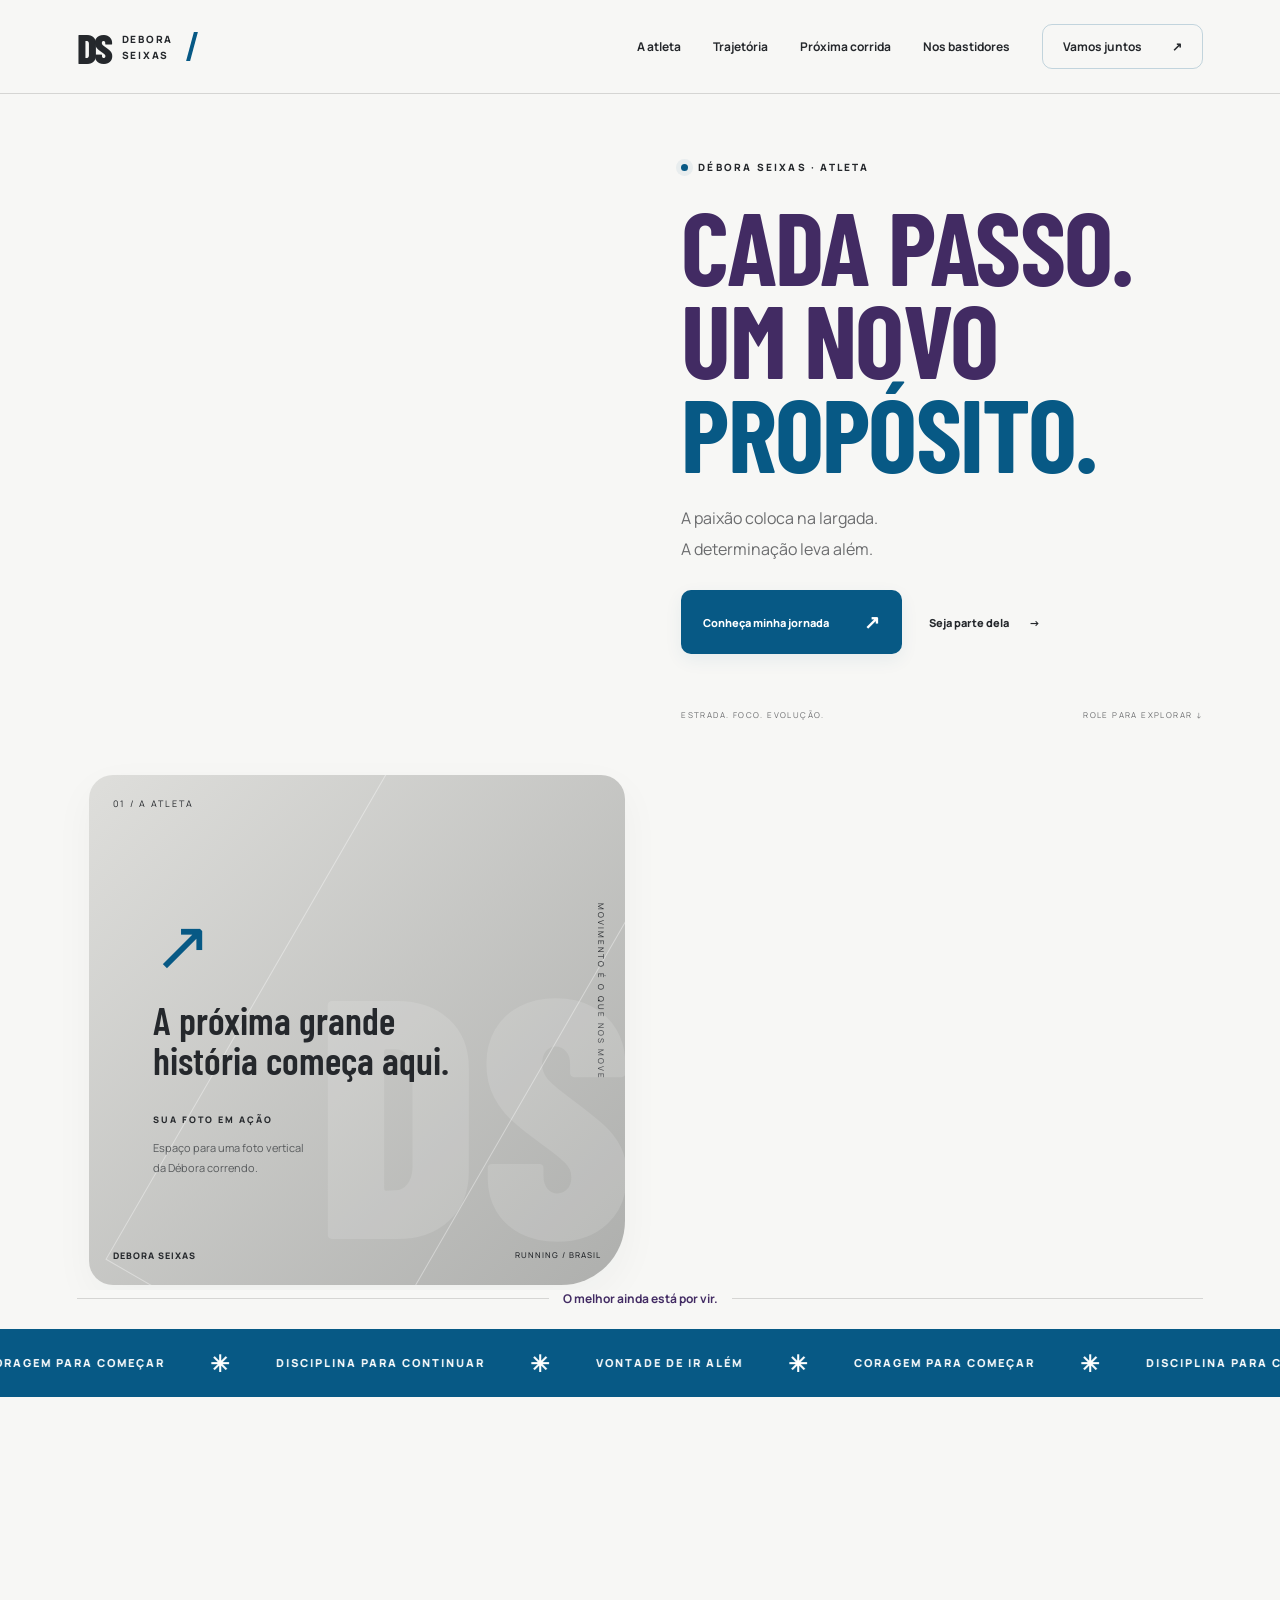
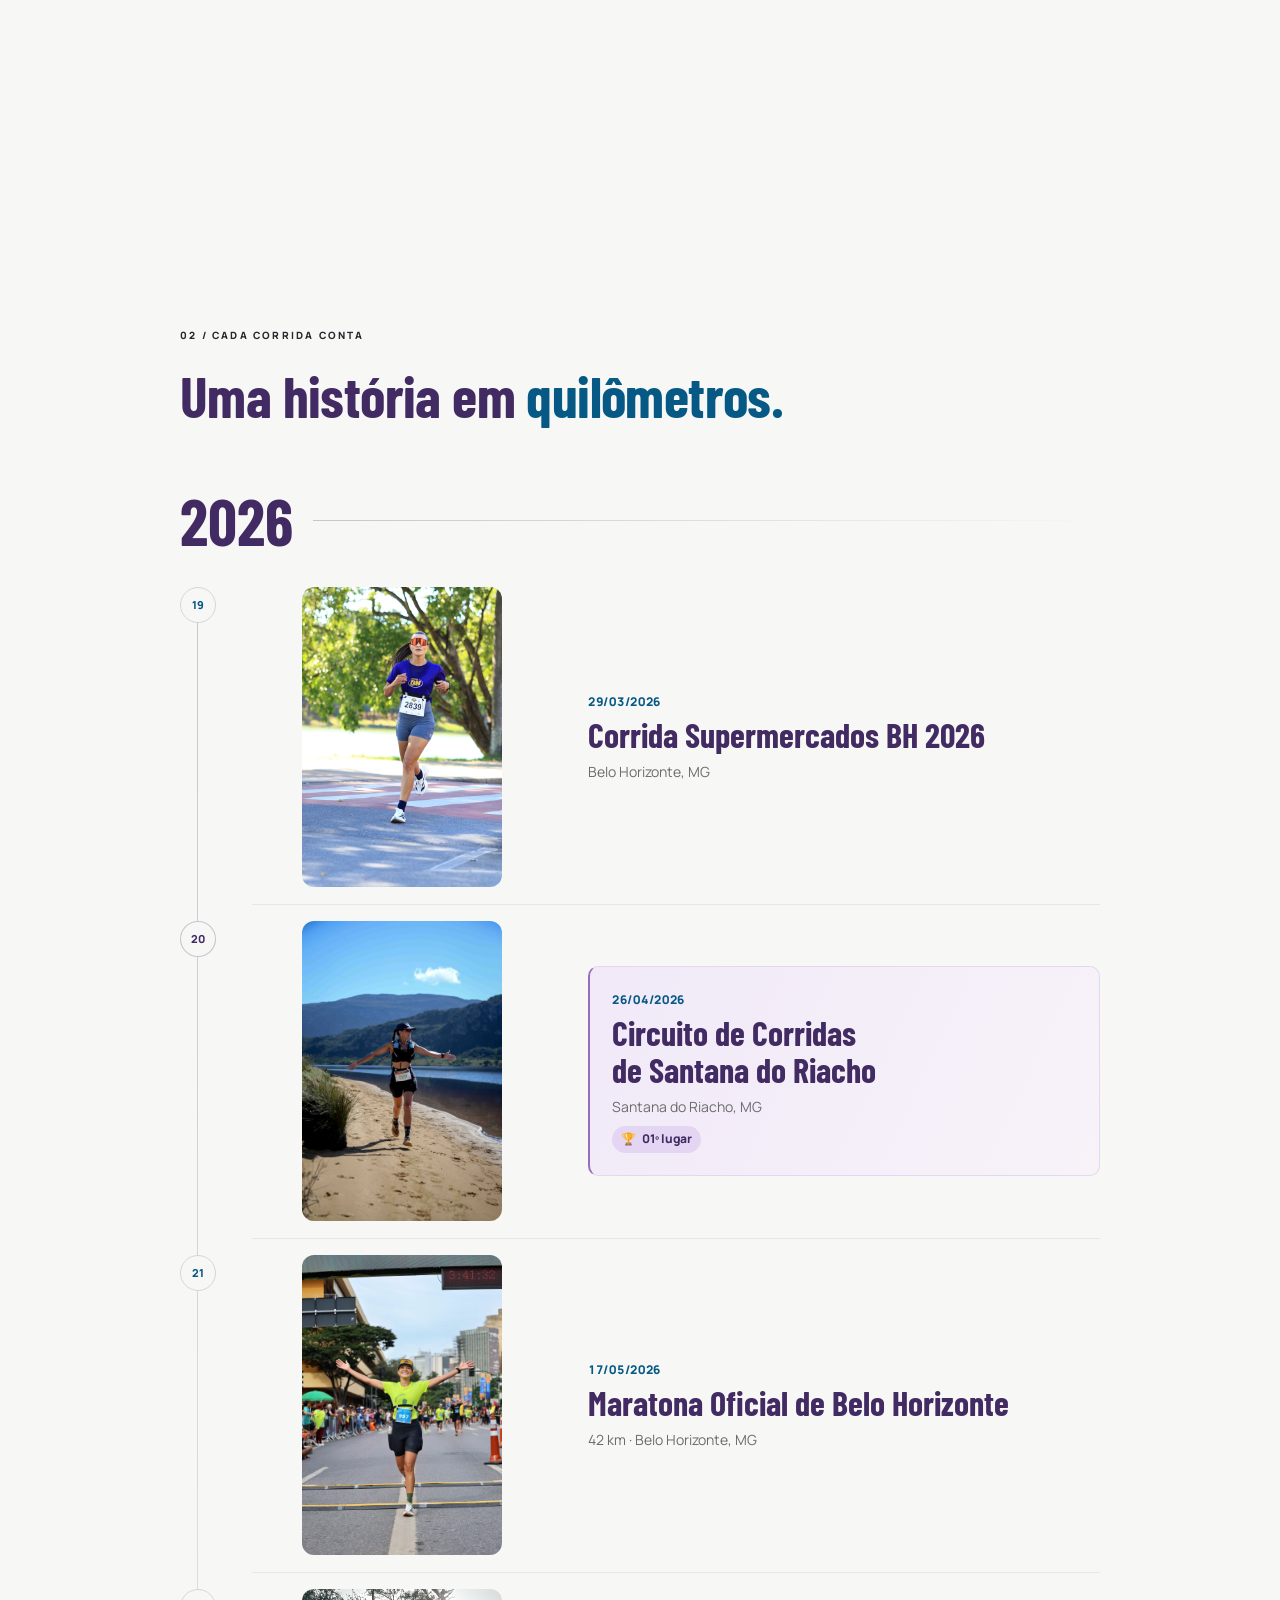
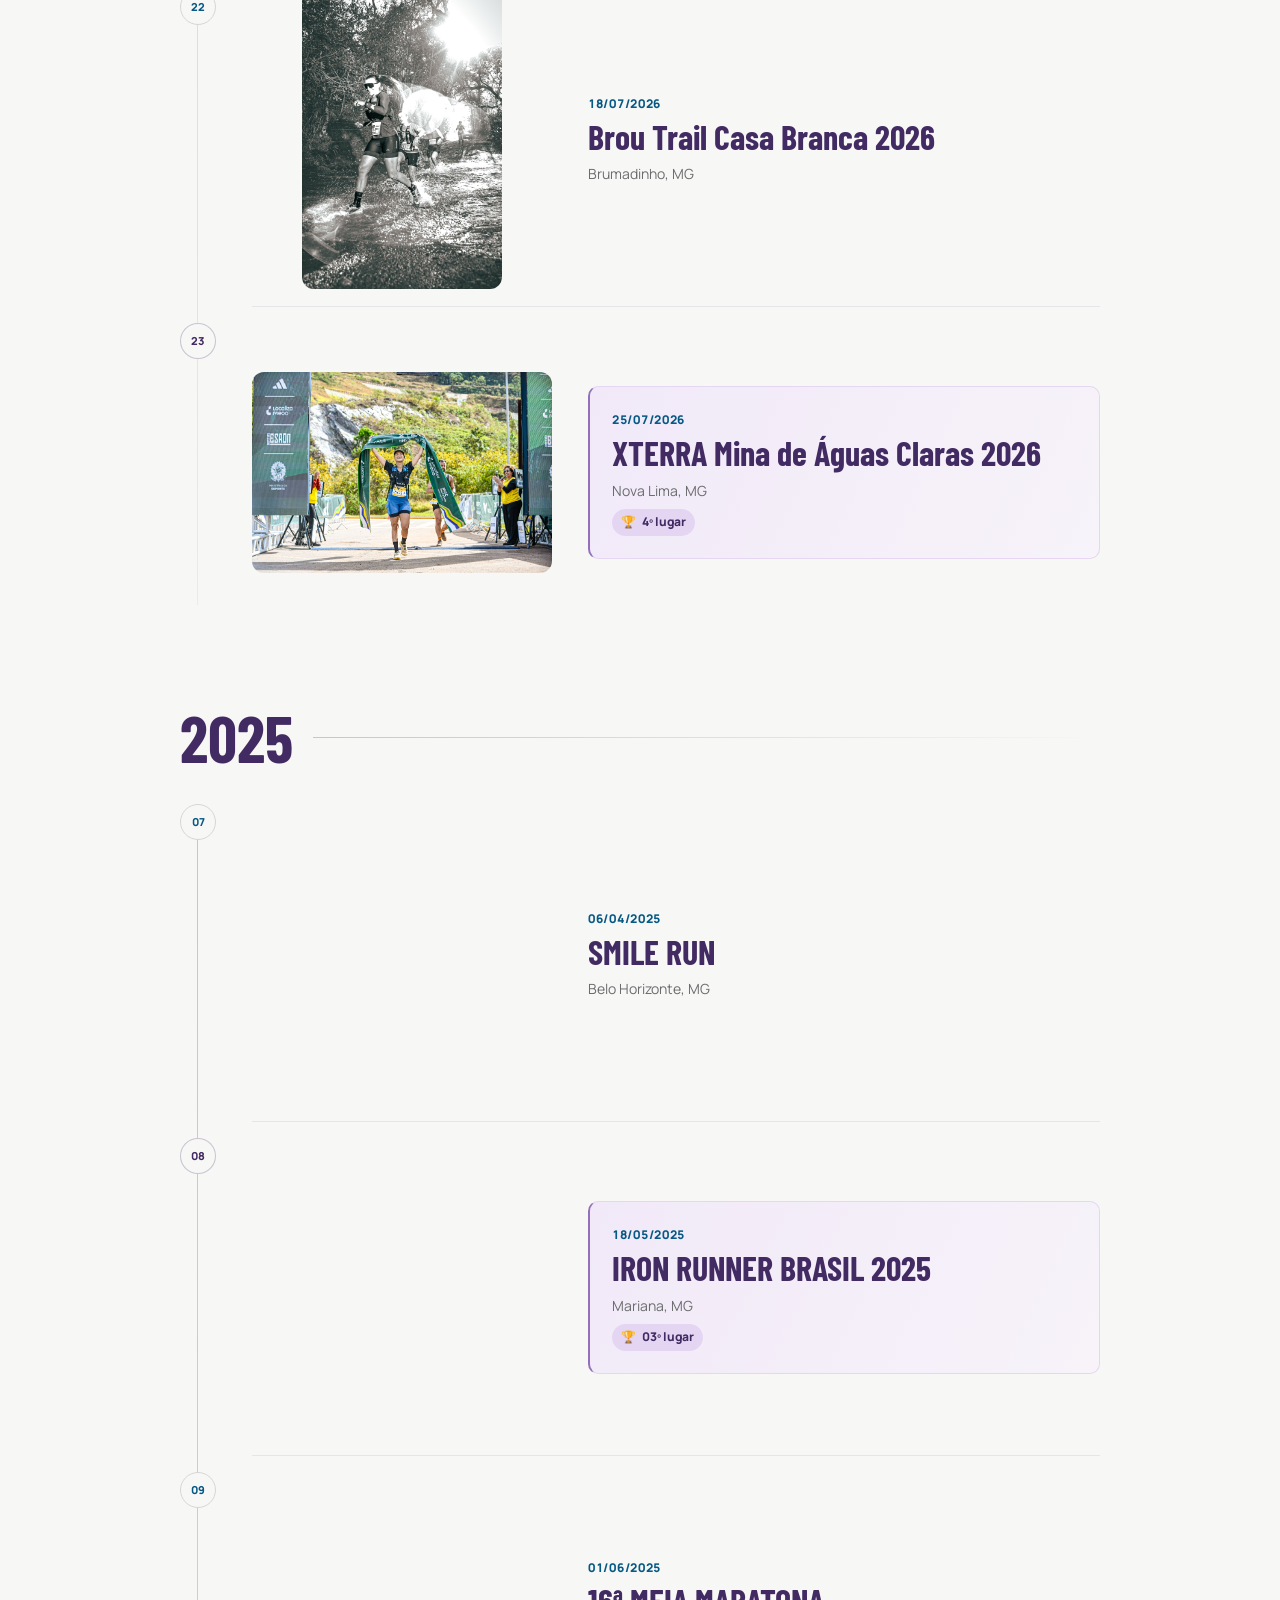
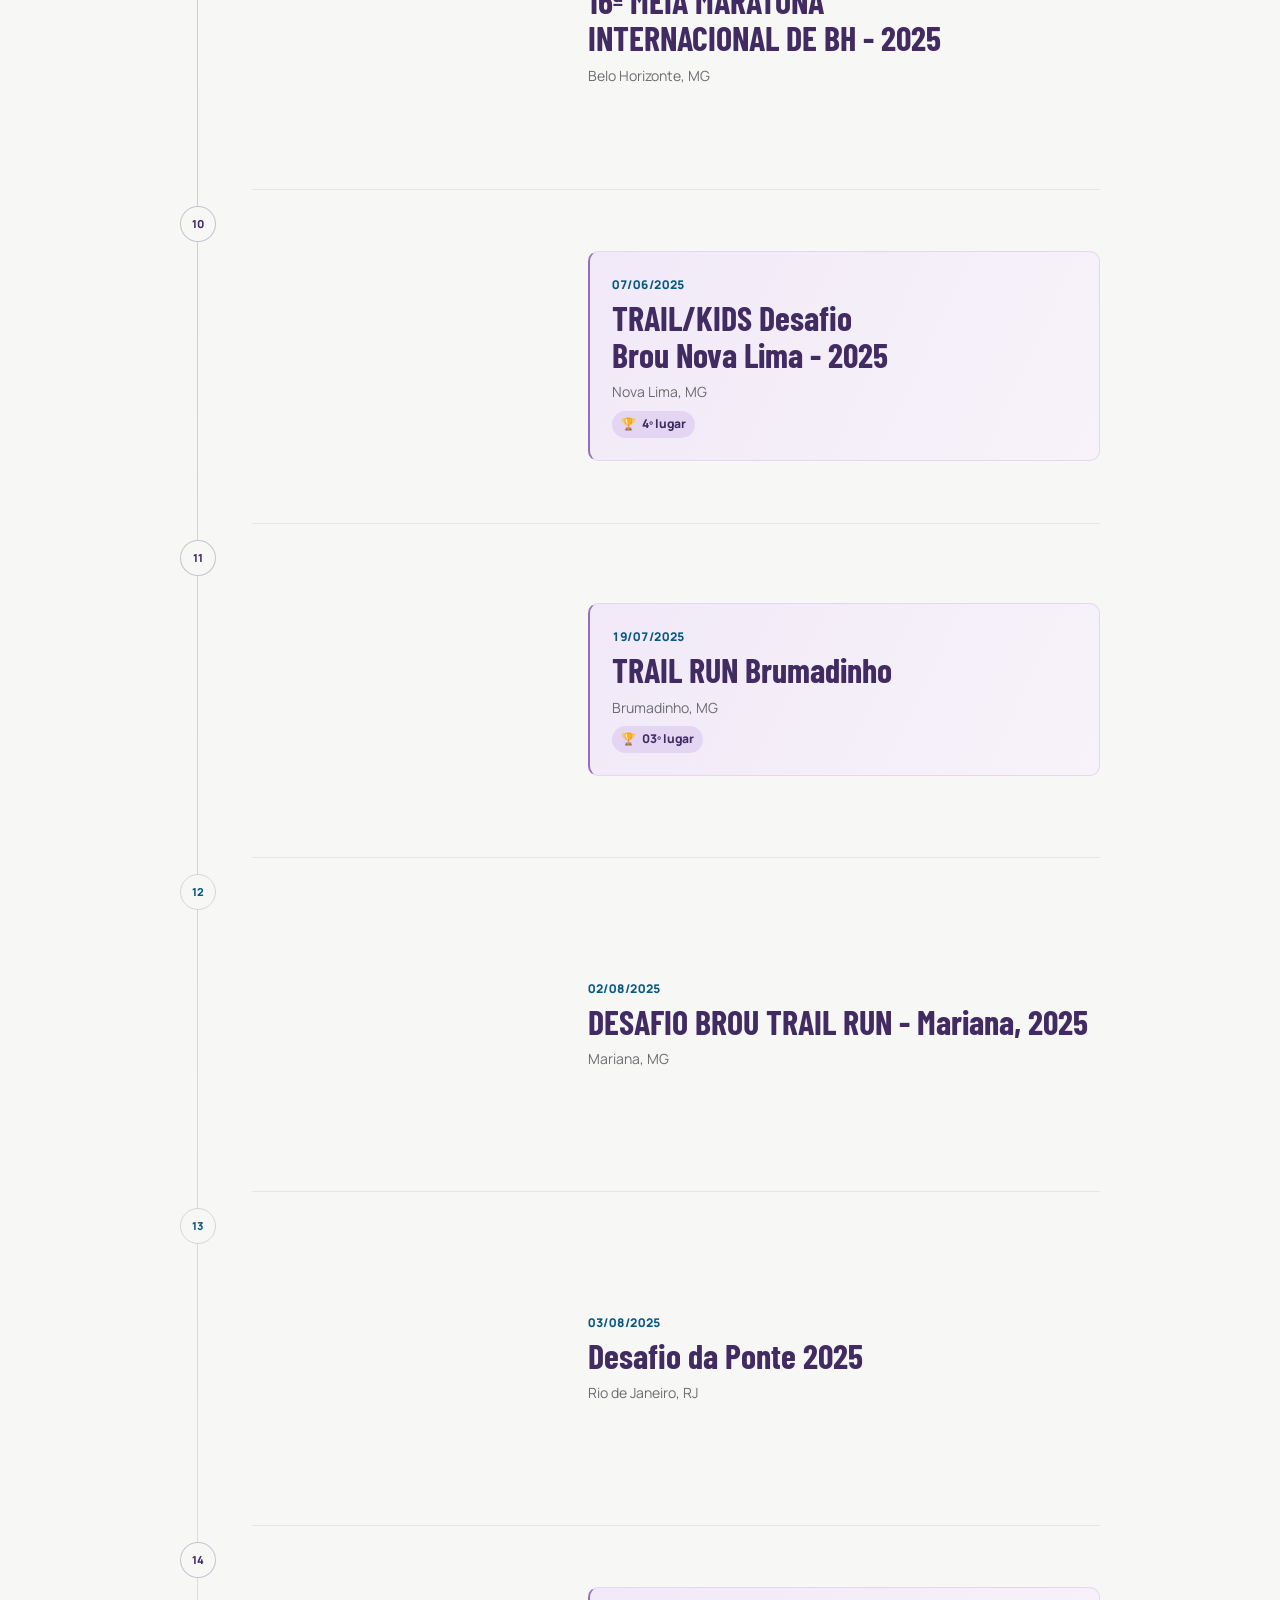
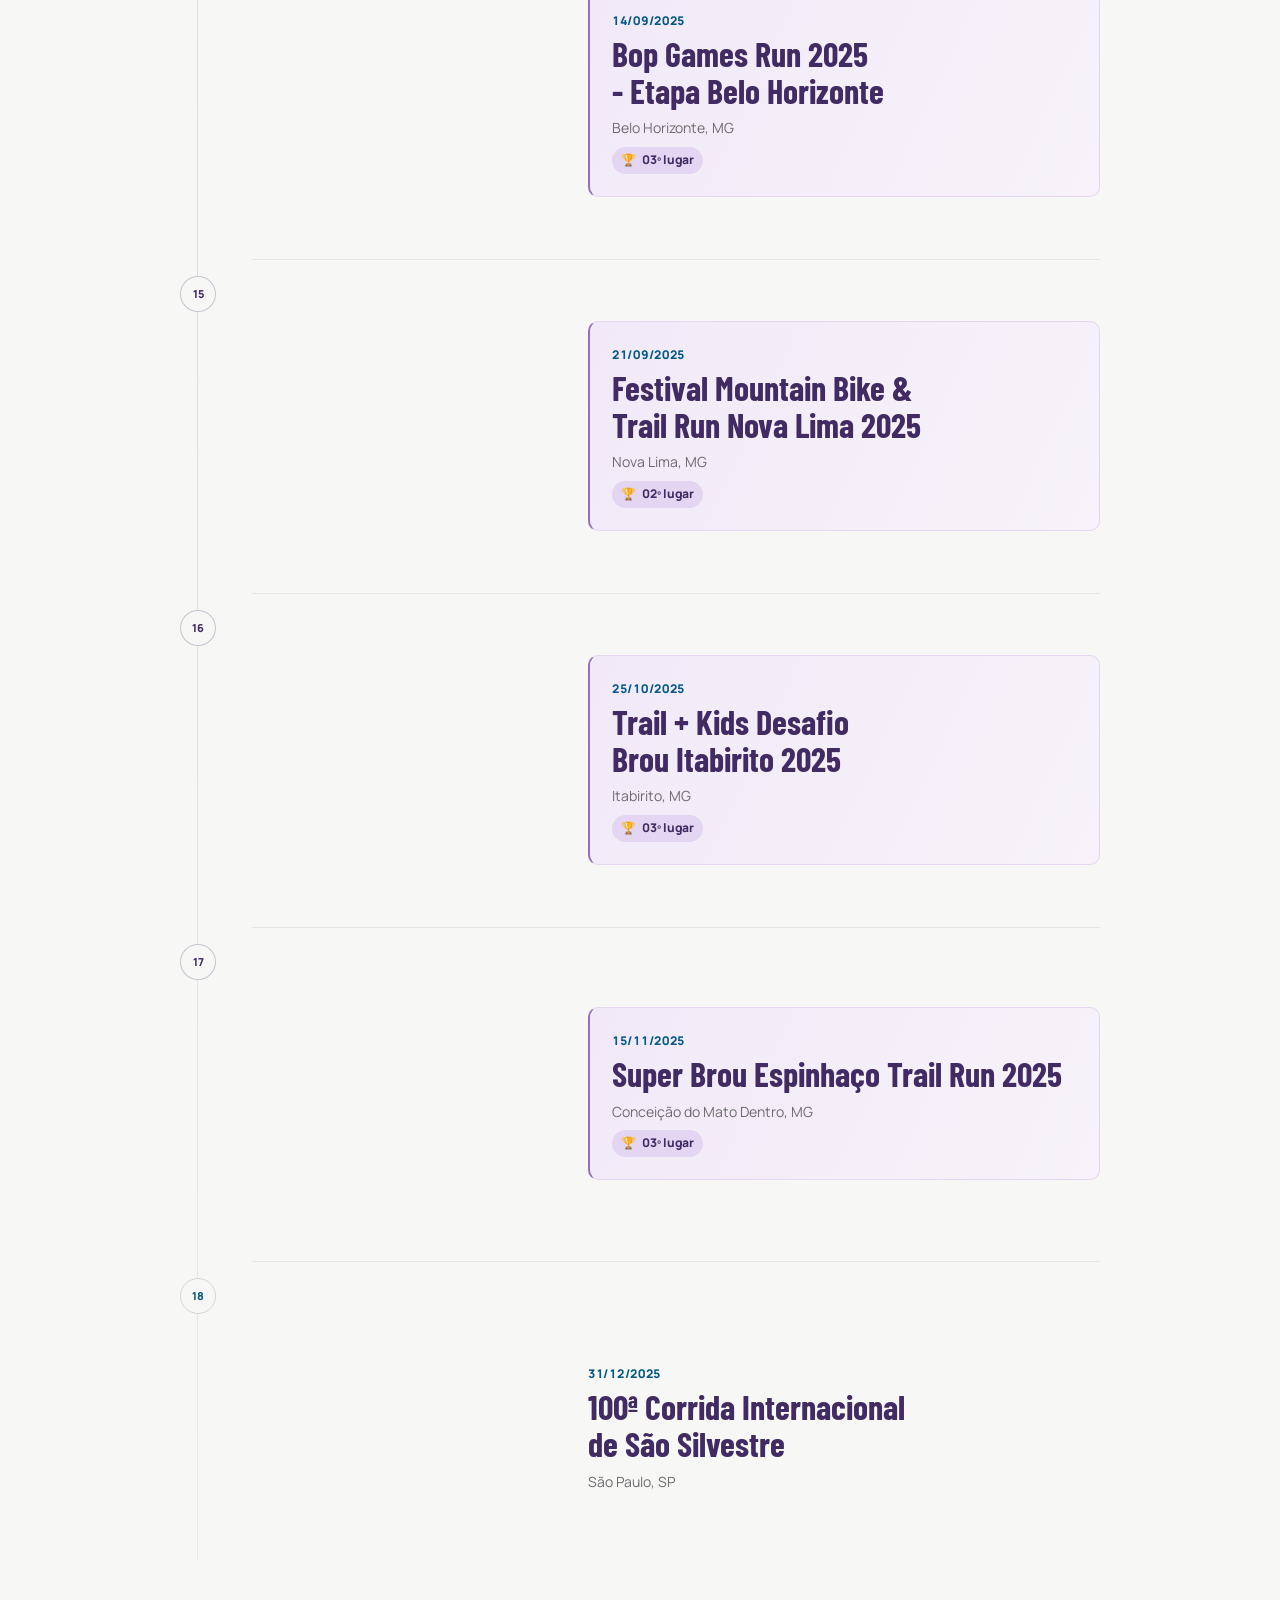
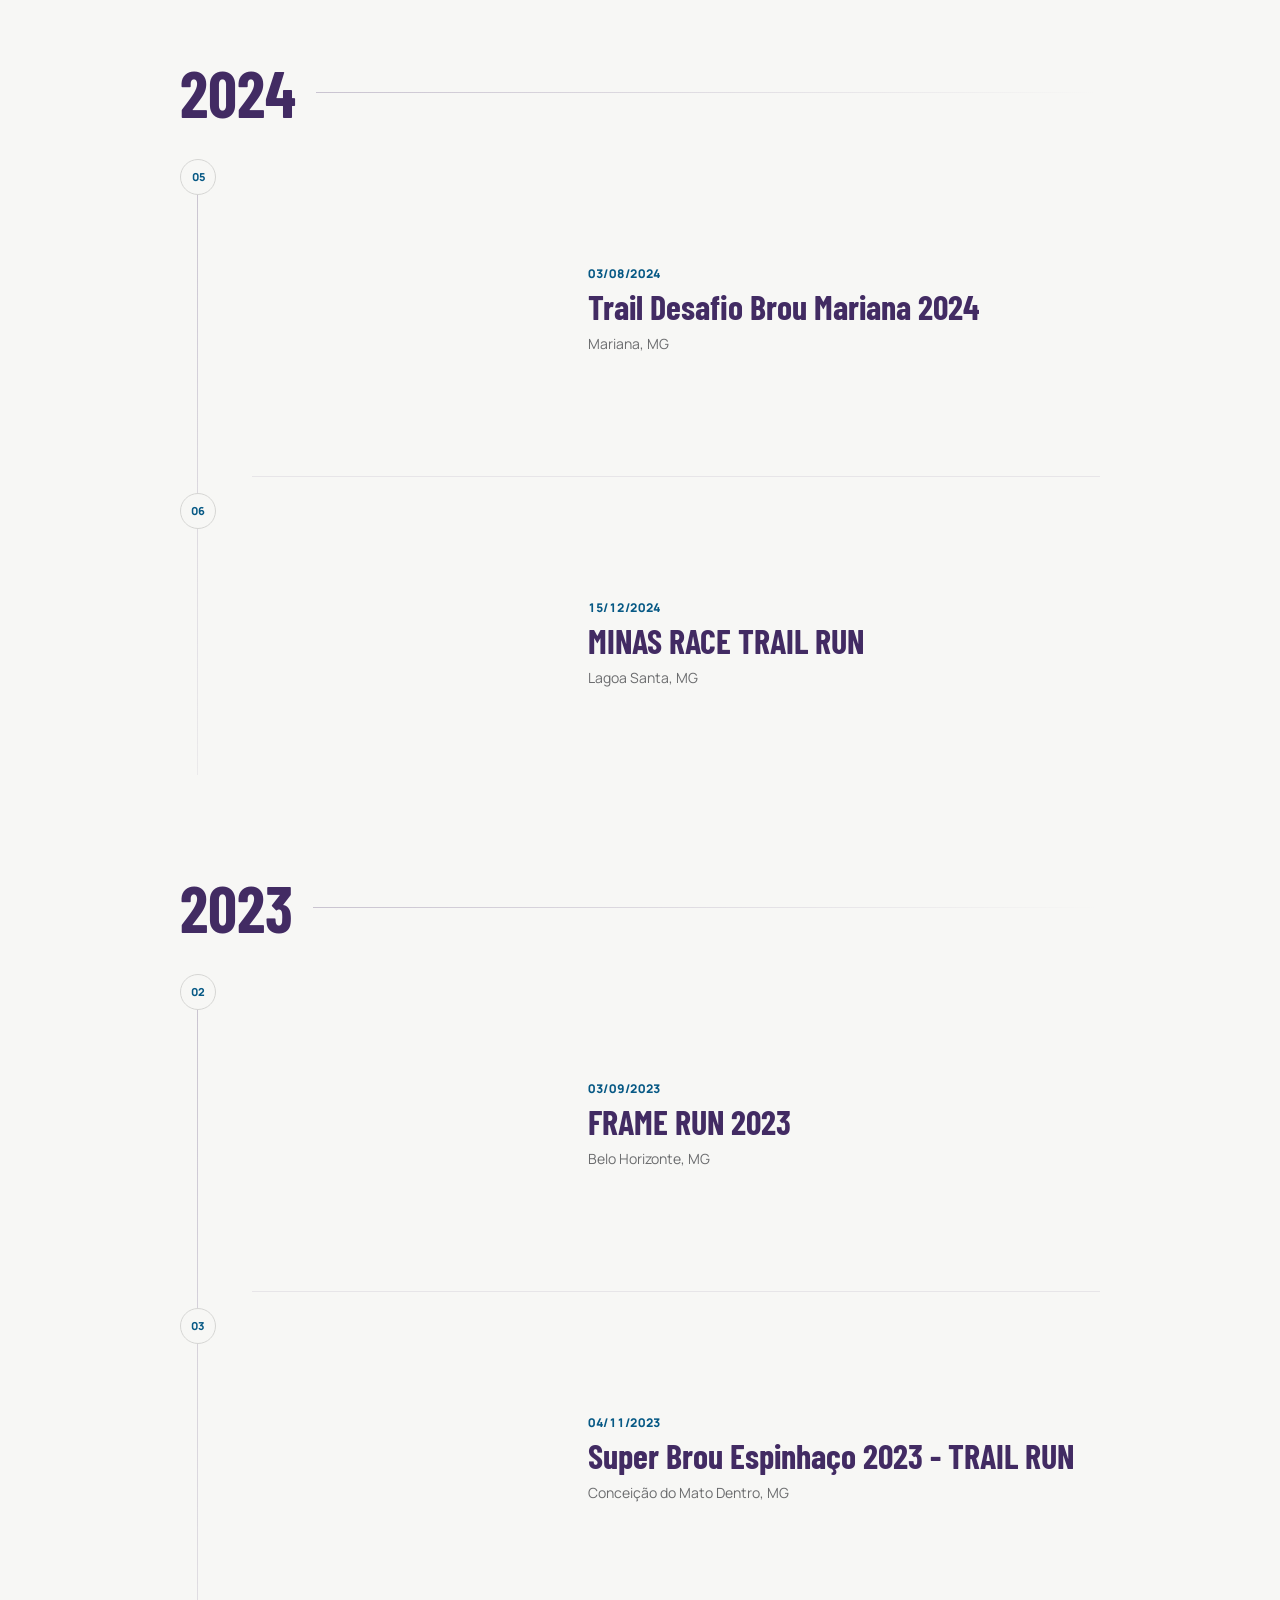
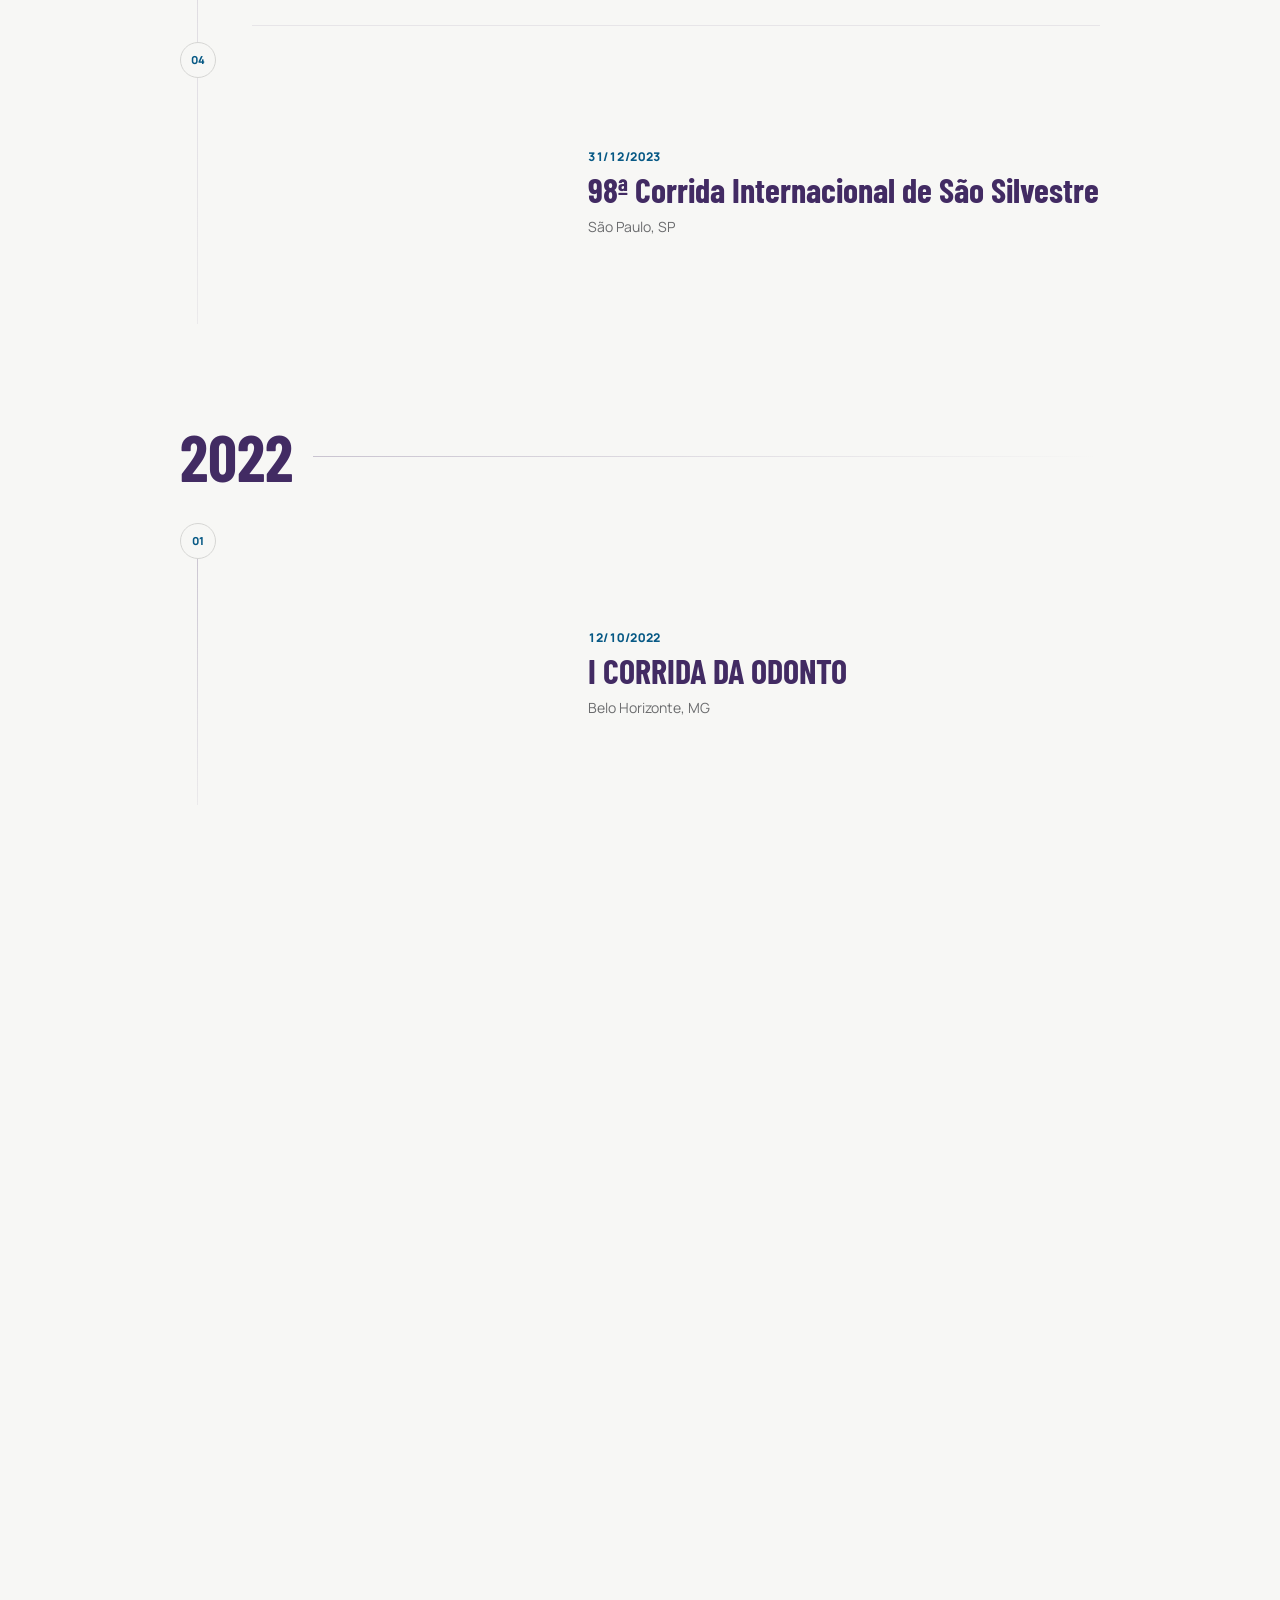
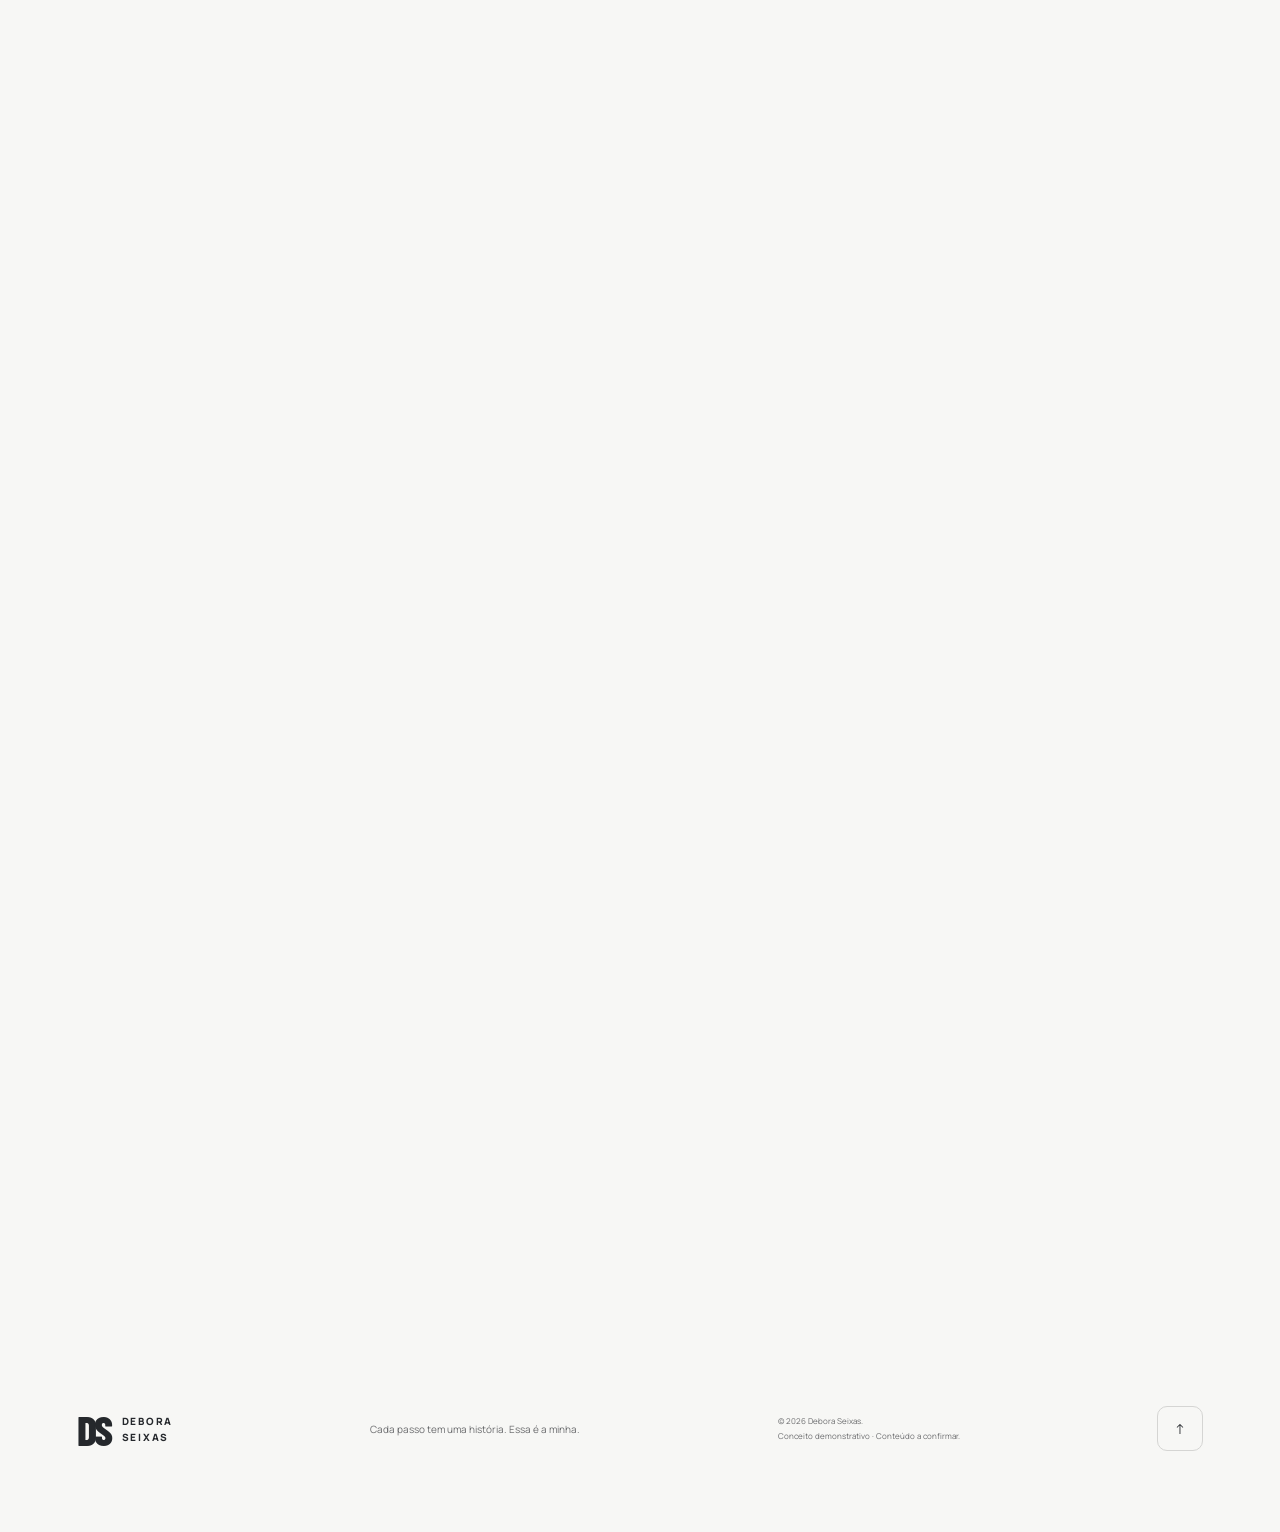
<file: index.html>
<!doctype html>
<html lang="pt-BR"><head><meta charset="utf-8"><meta name="viewport" content="width=device-width, initial-scale=1"><meta http-equiv="refresh" content="0;url=debora.html?v=abertura-dividida"><title>Debora Seixas</title></head><body><a href="debora.html?v=abertura-dividida">Conheça Debora Seixas →</a></body></html>
</file>
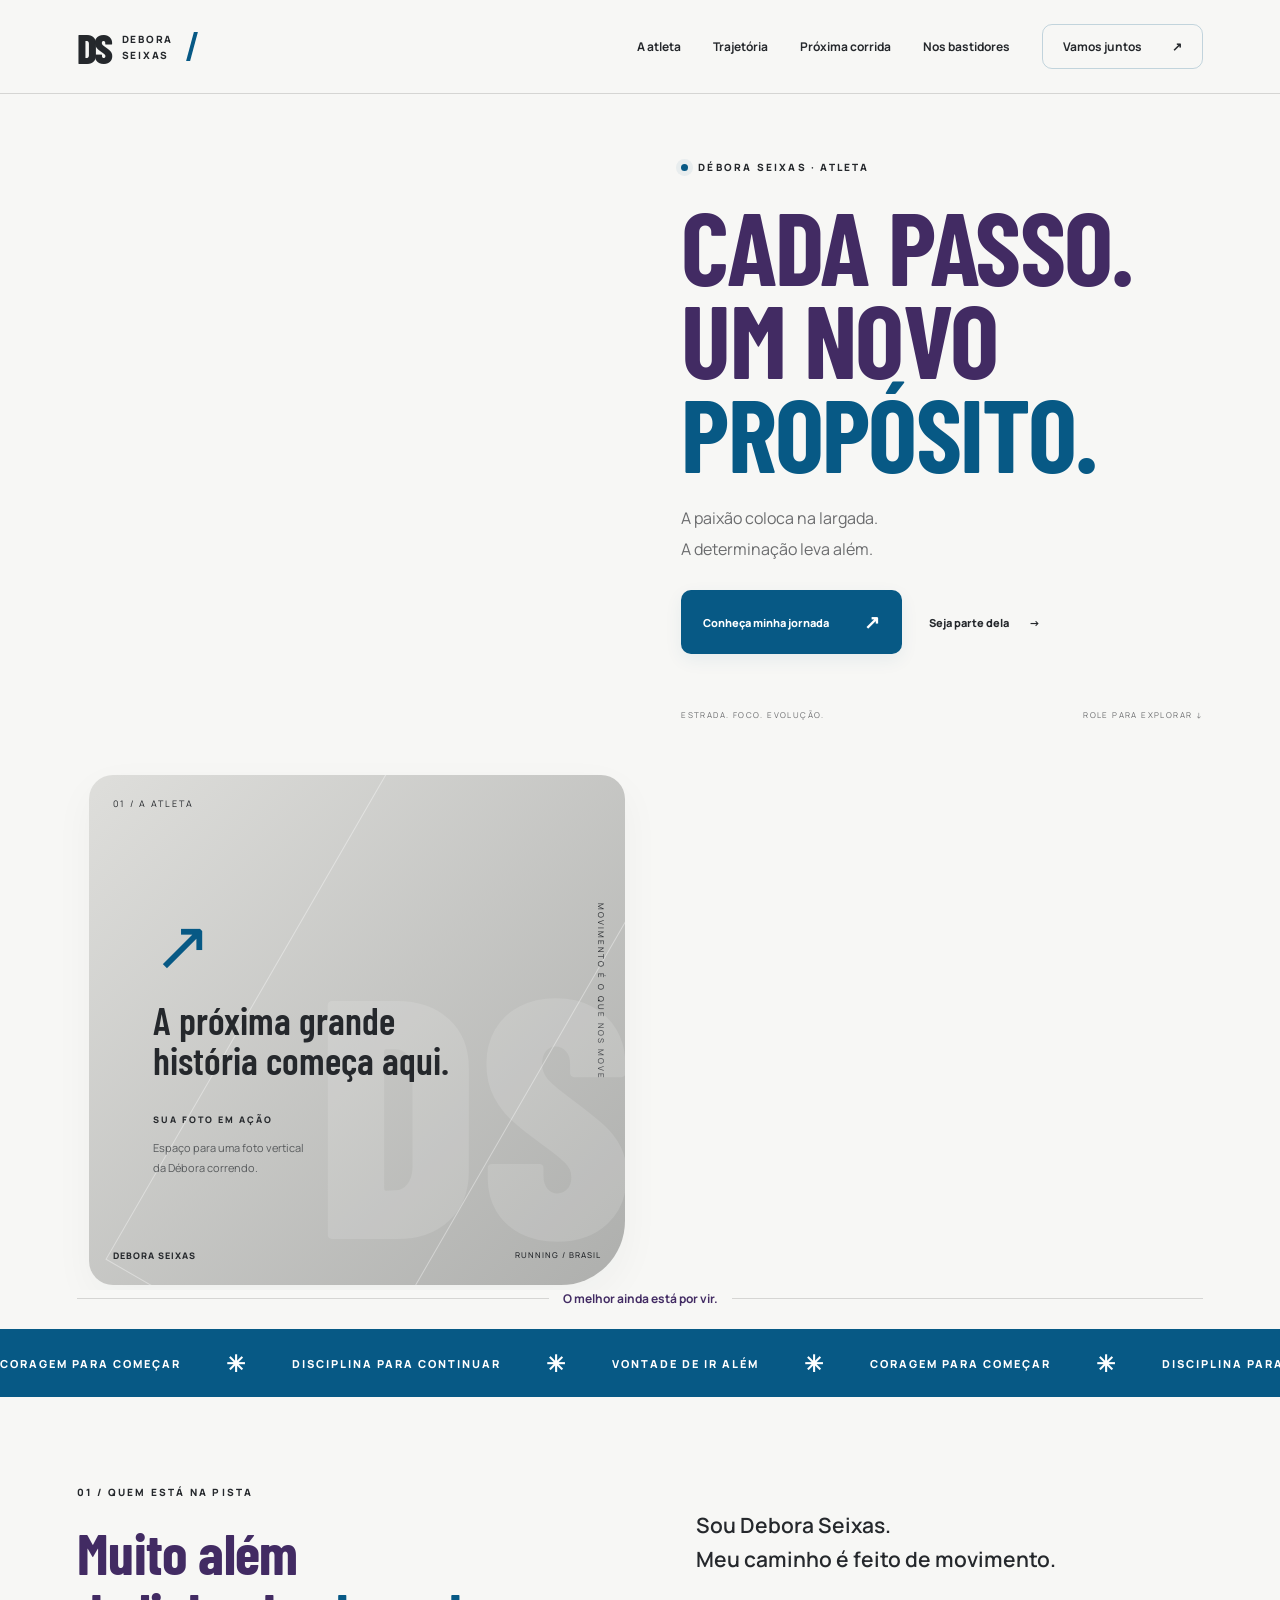
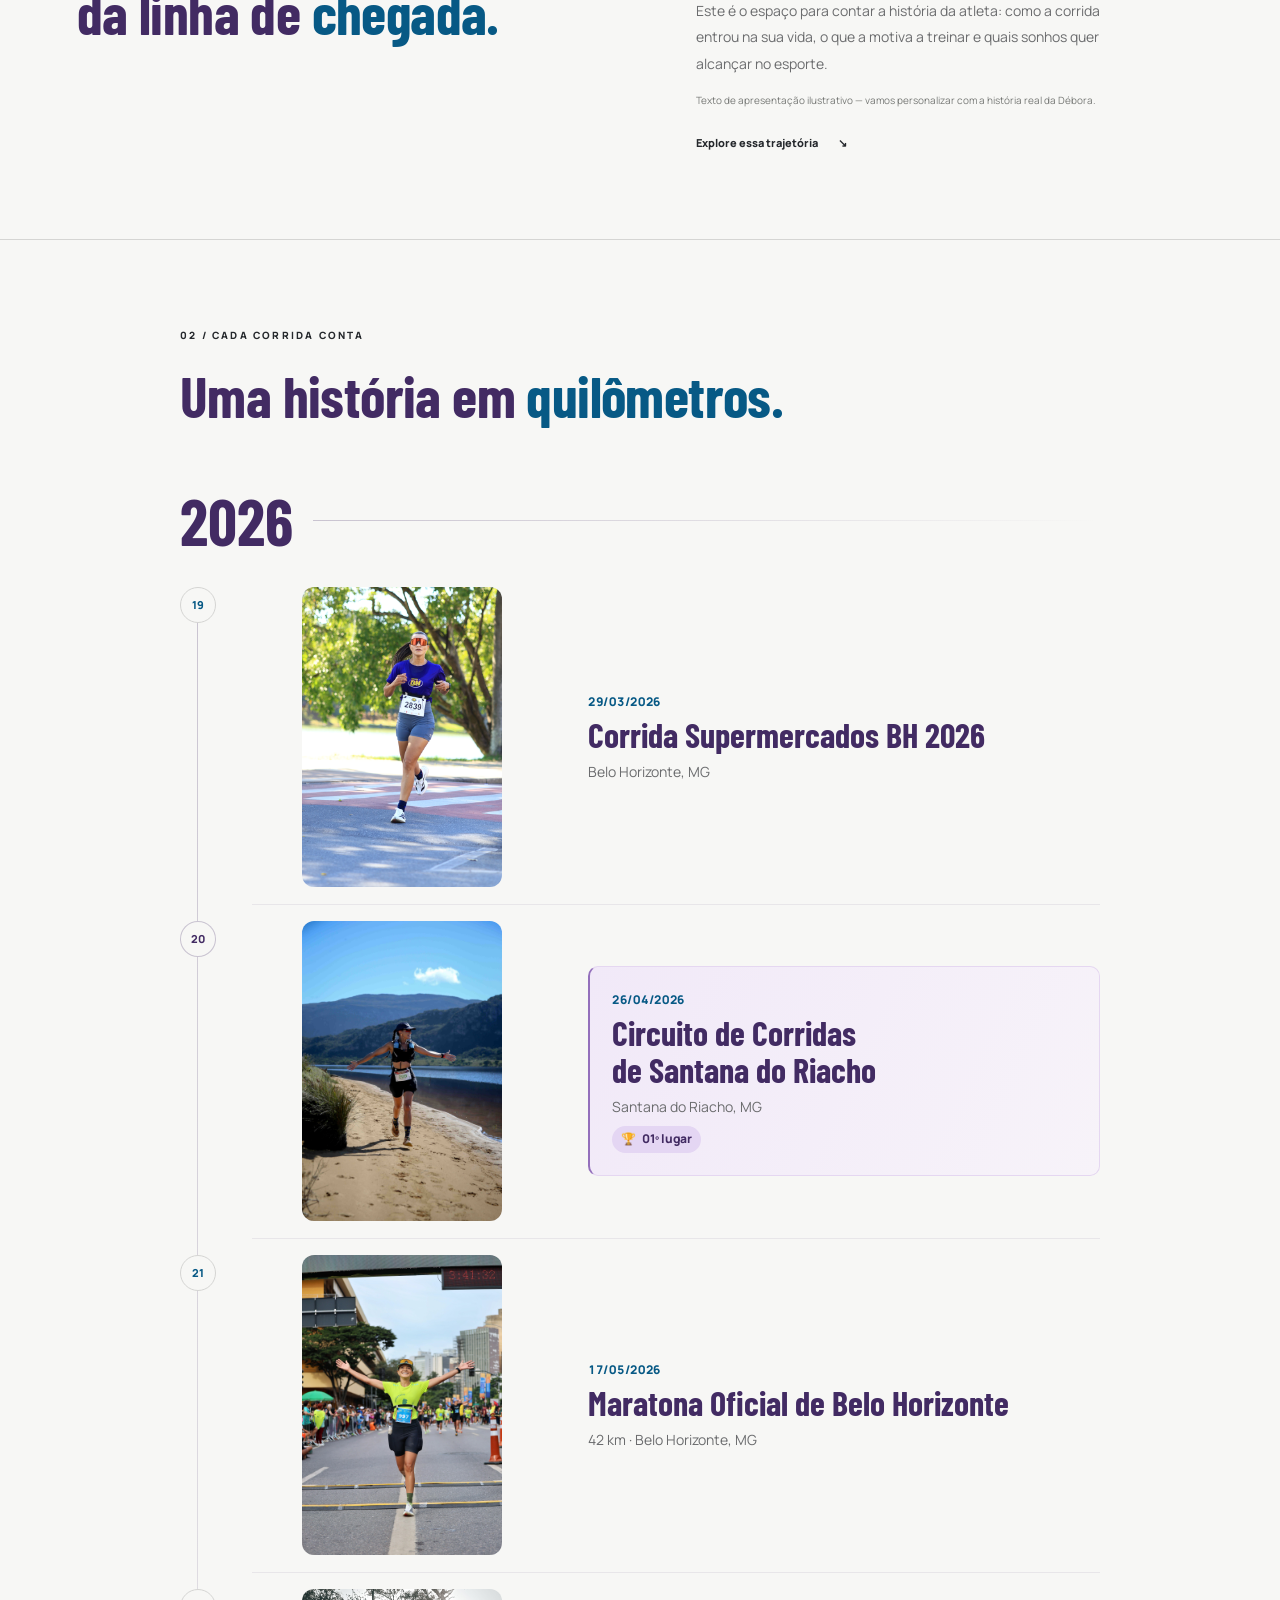
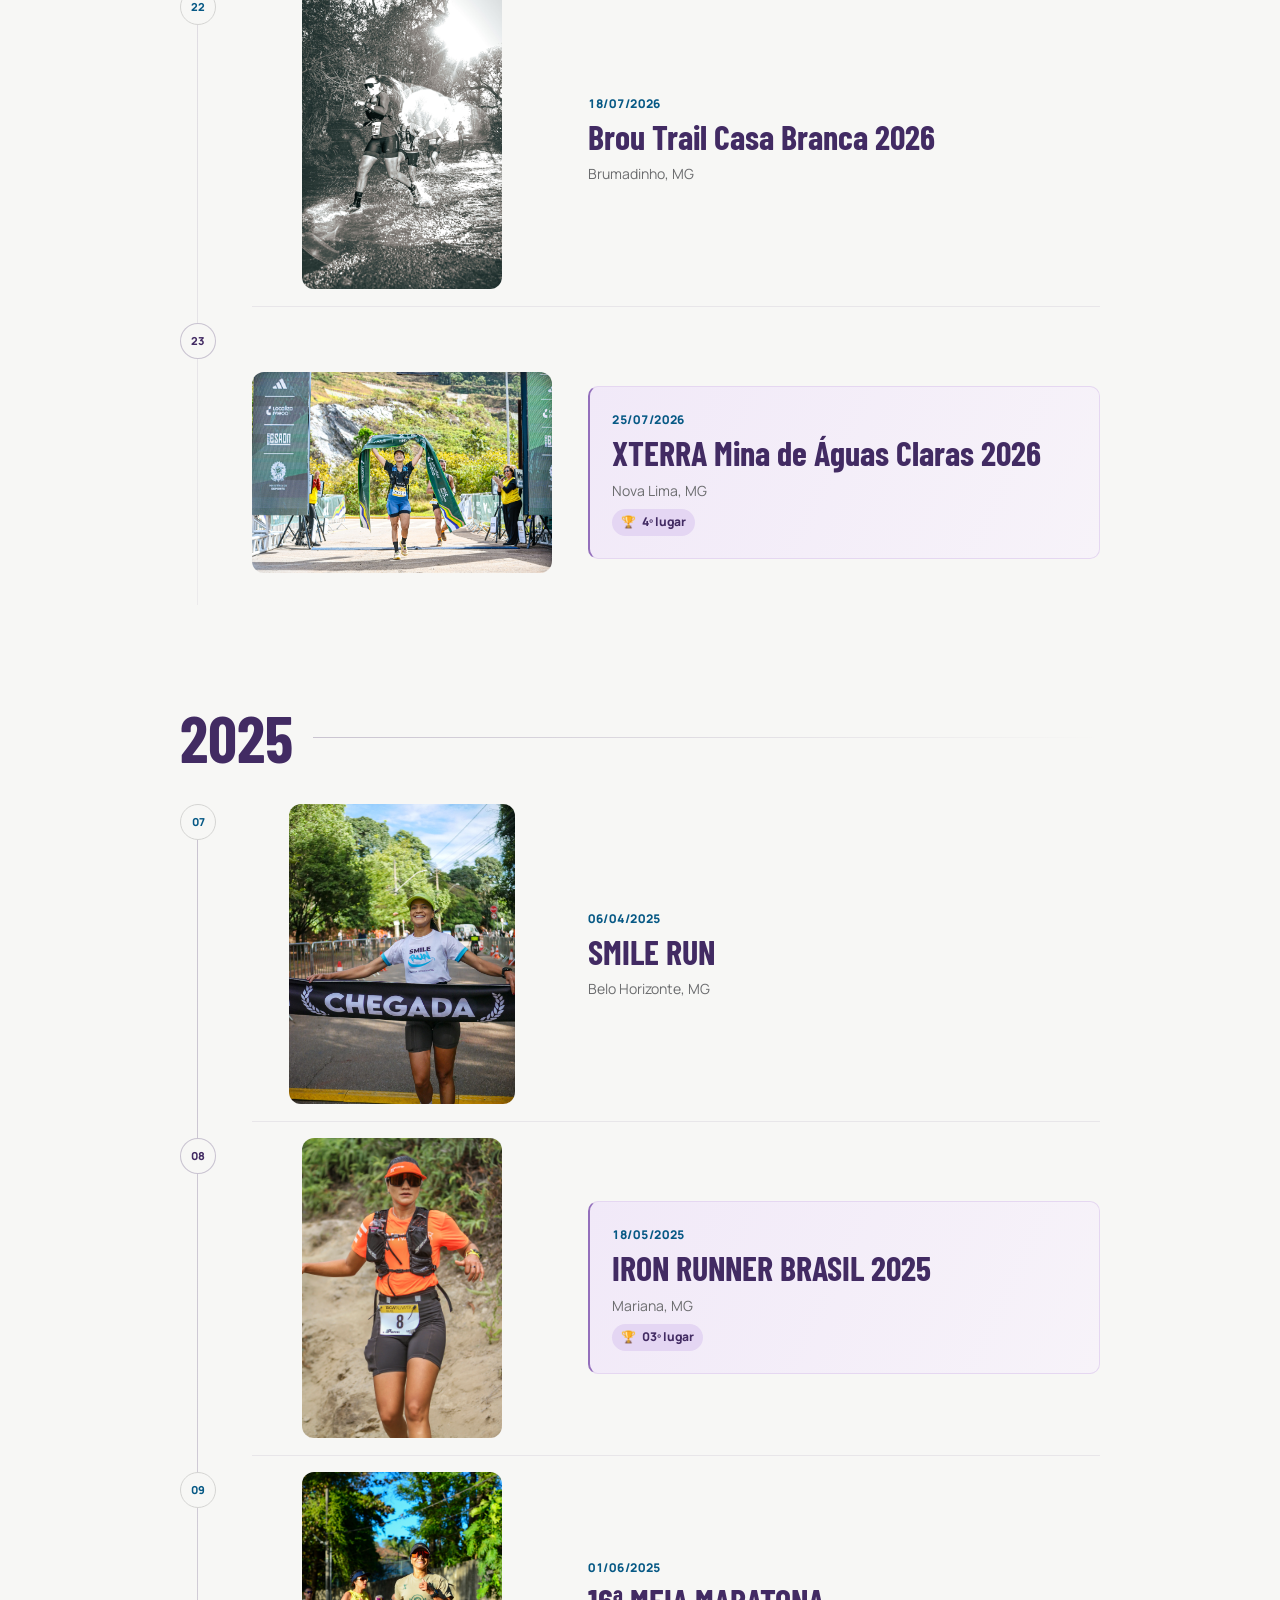
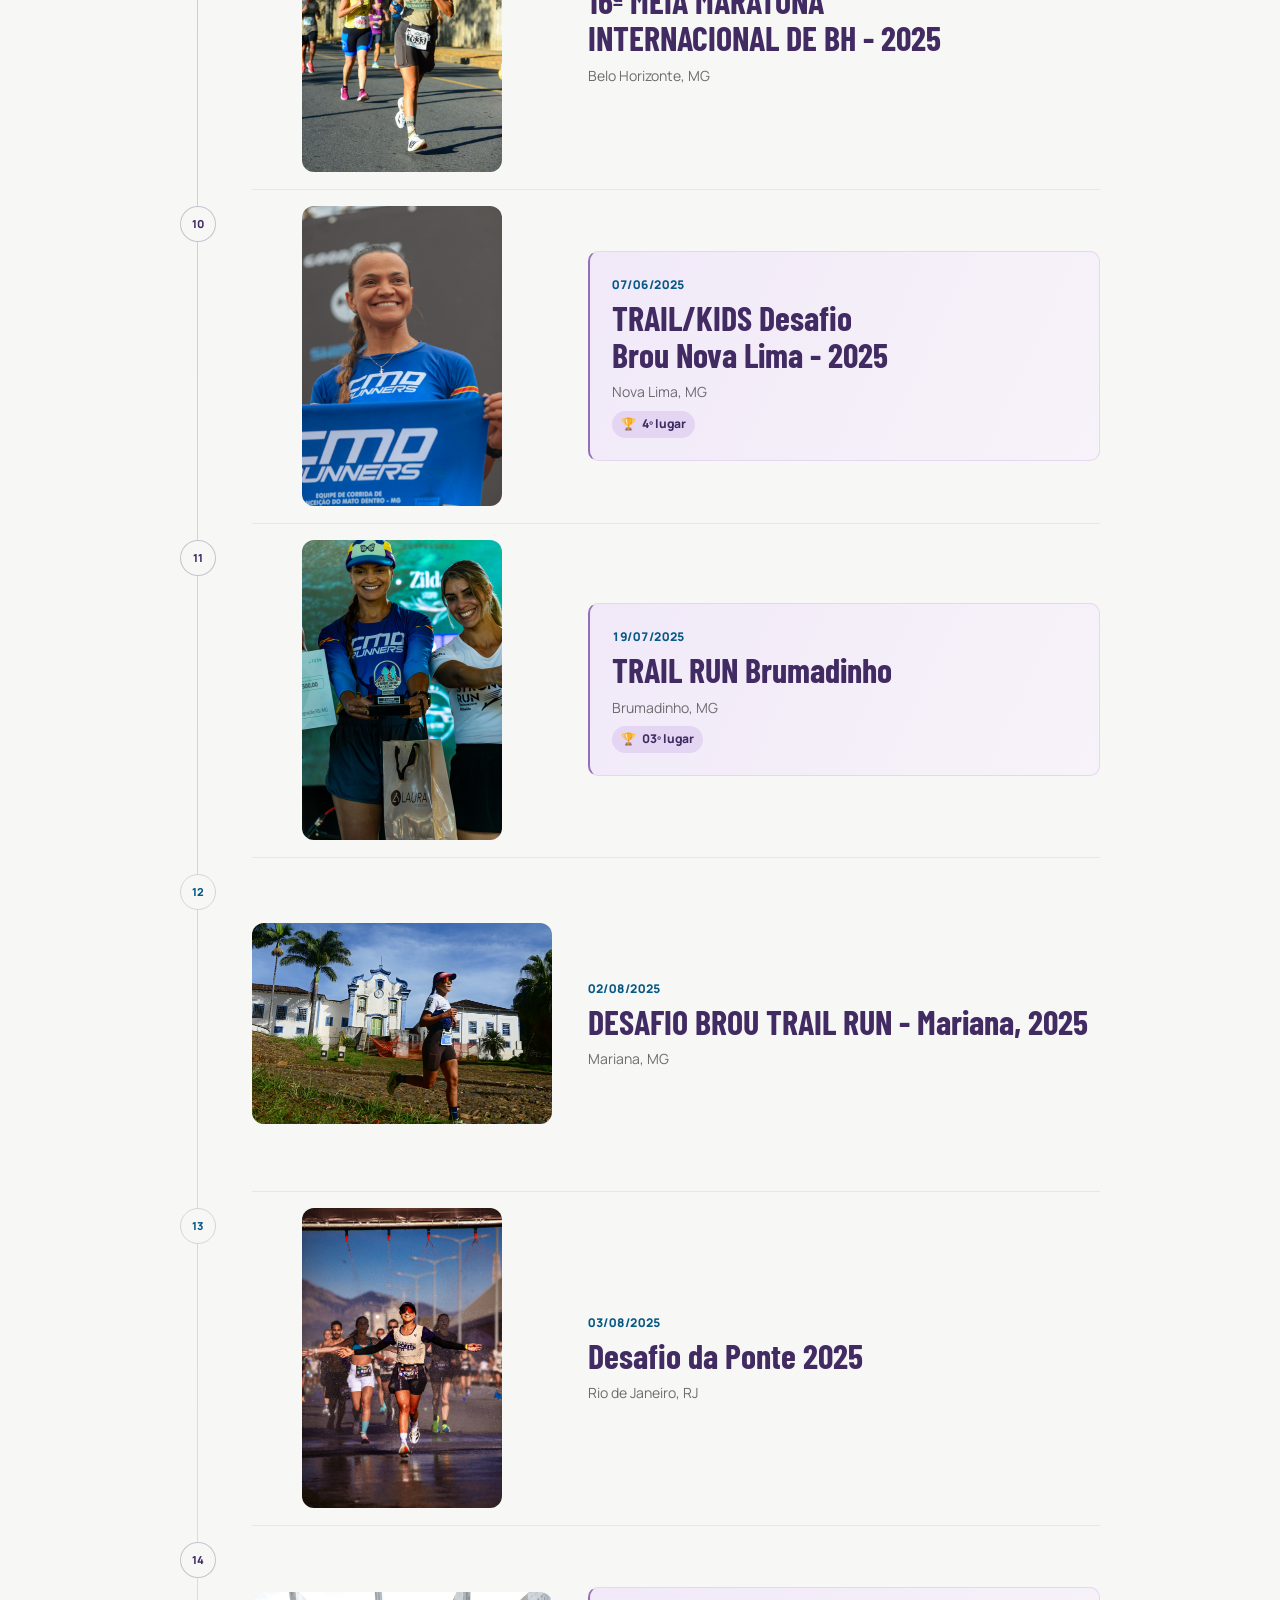
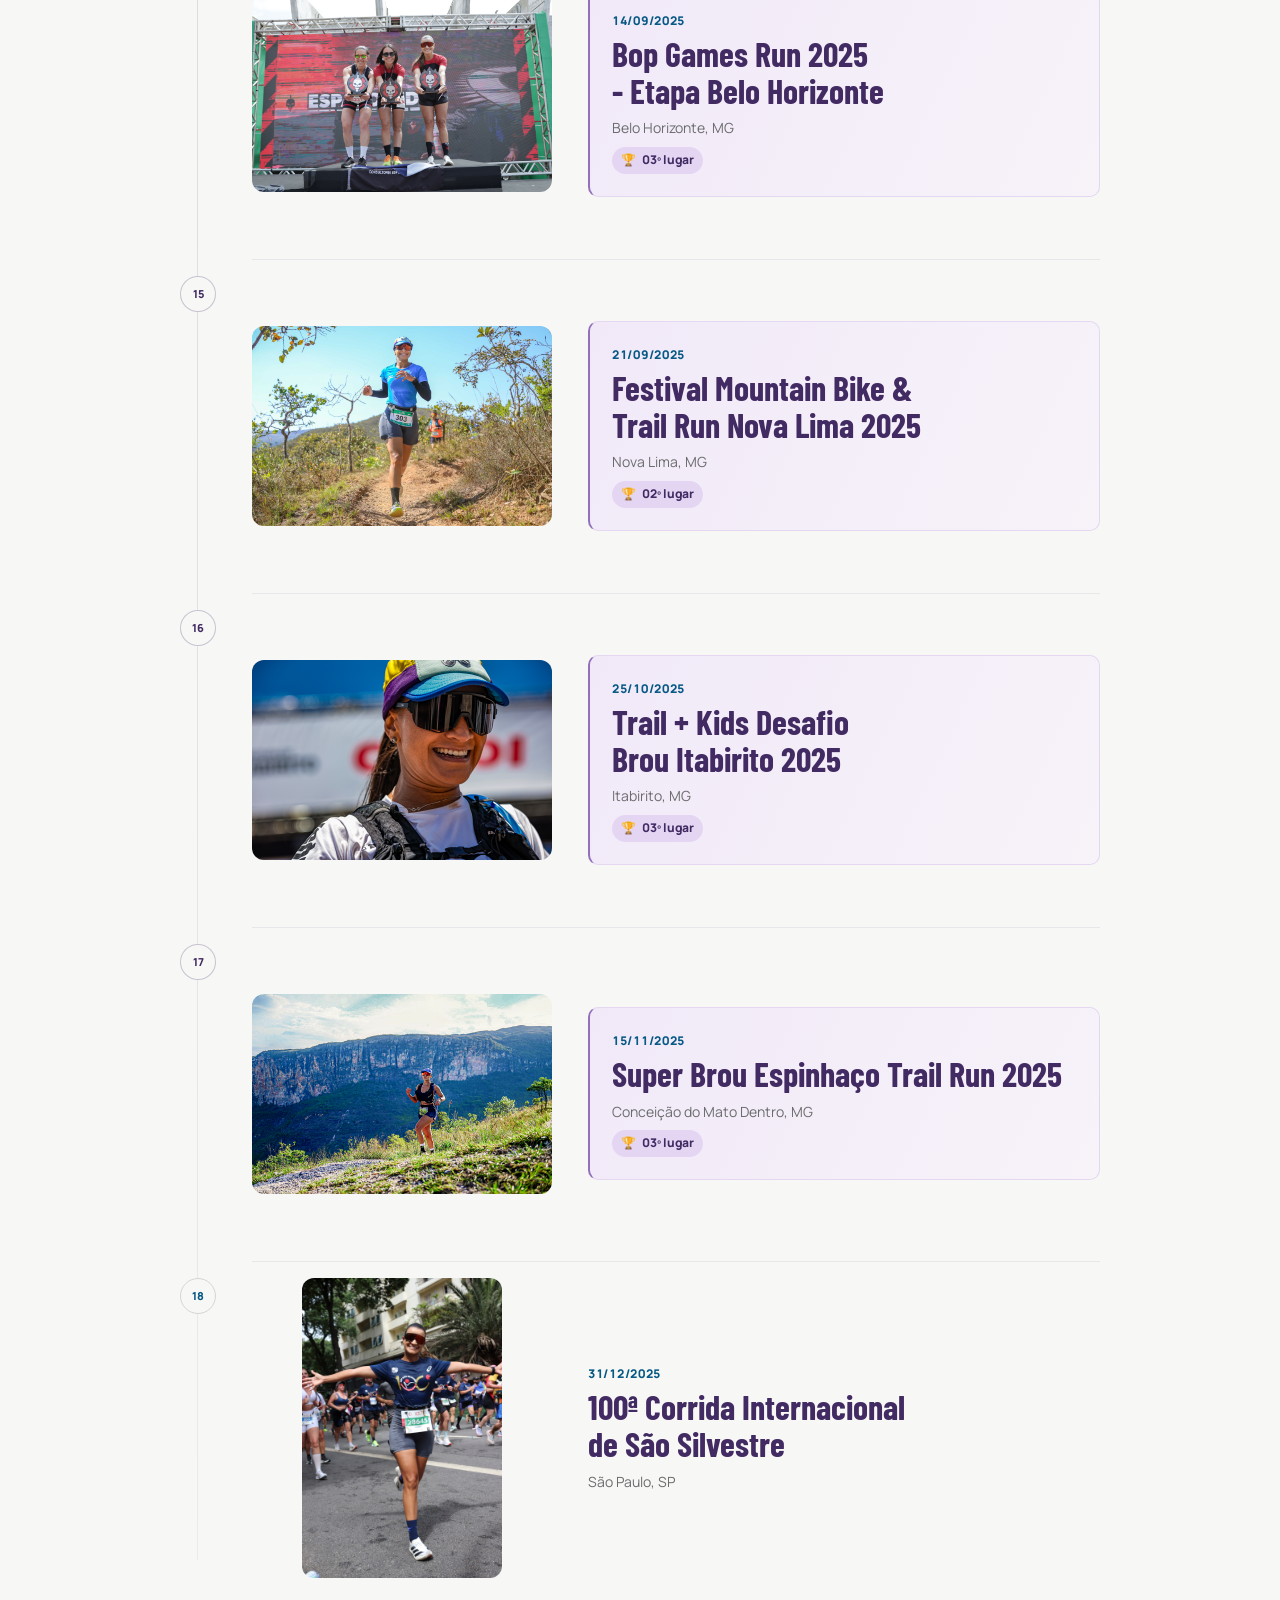
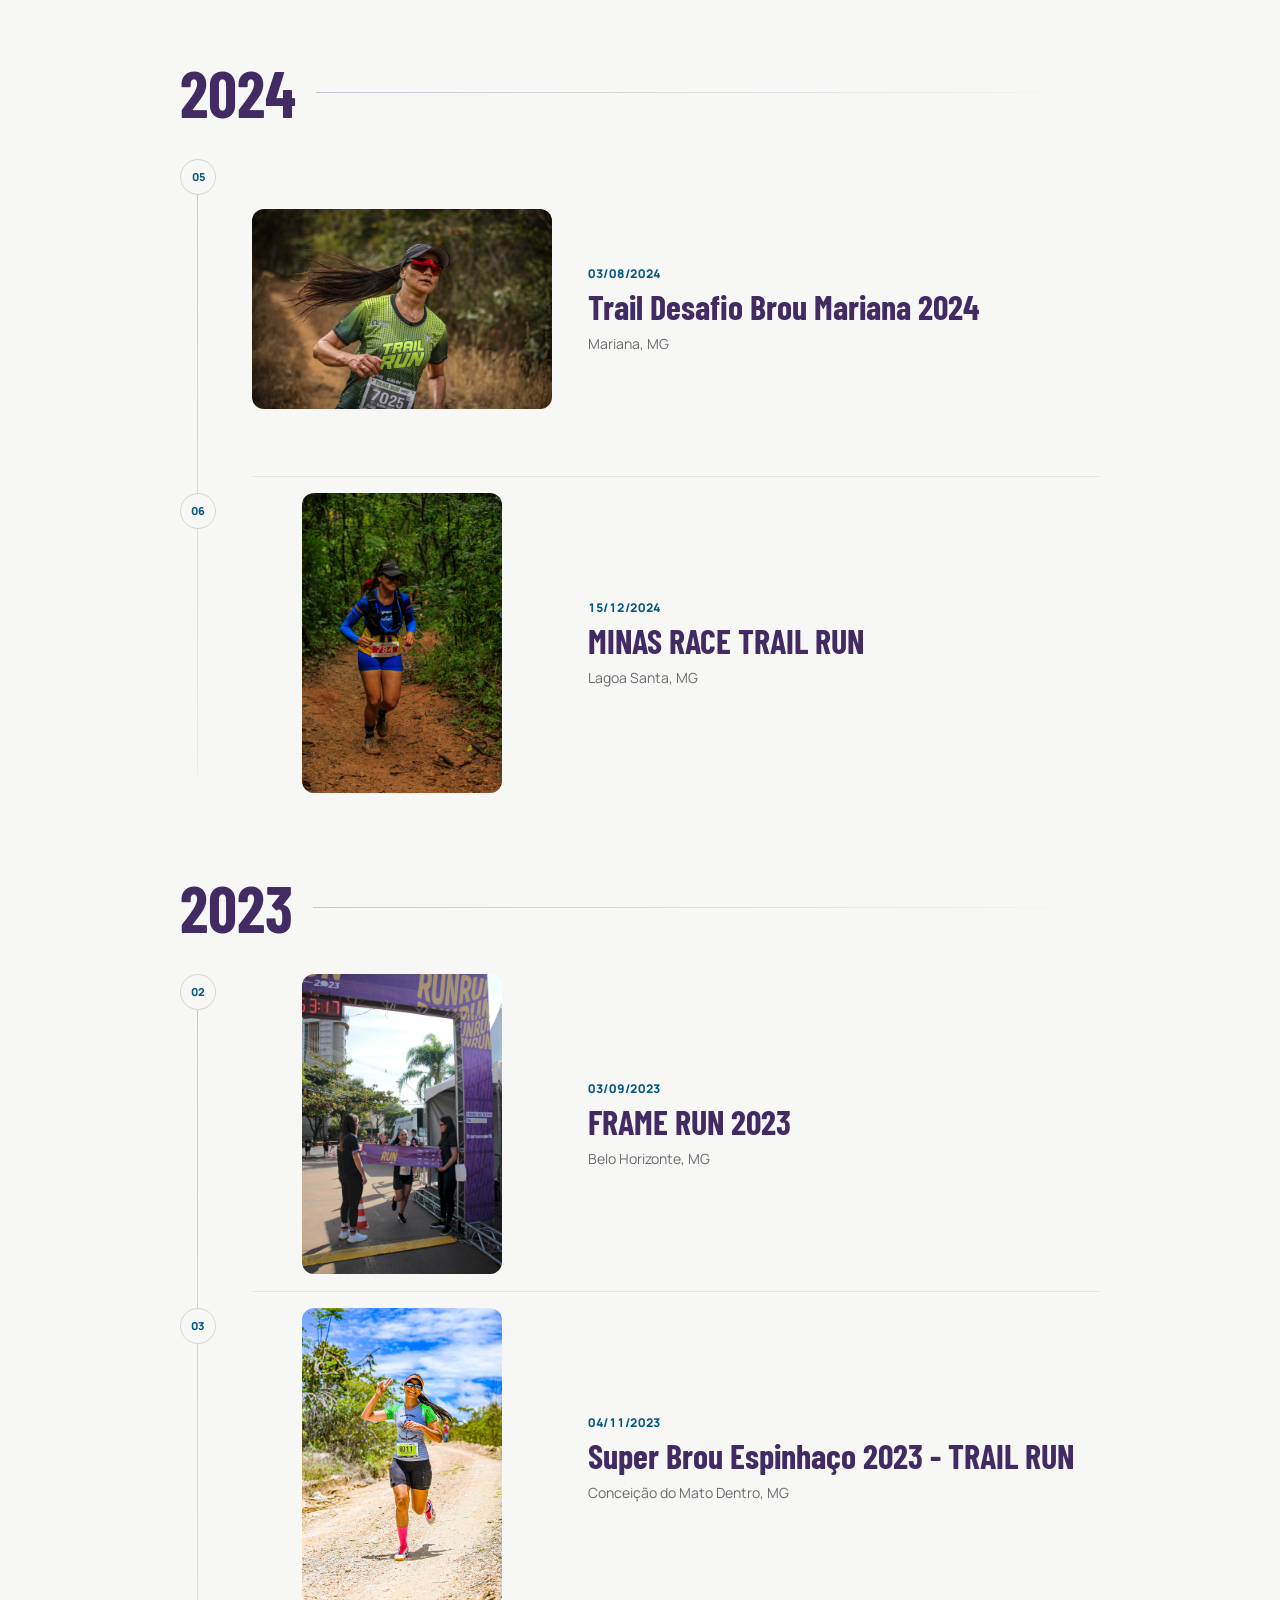
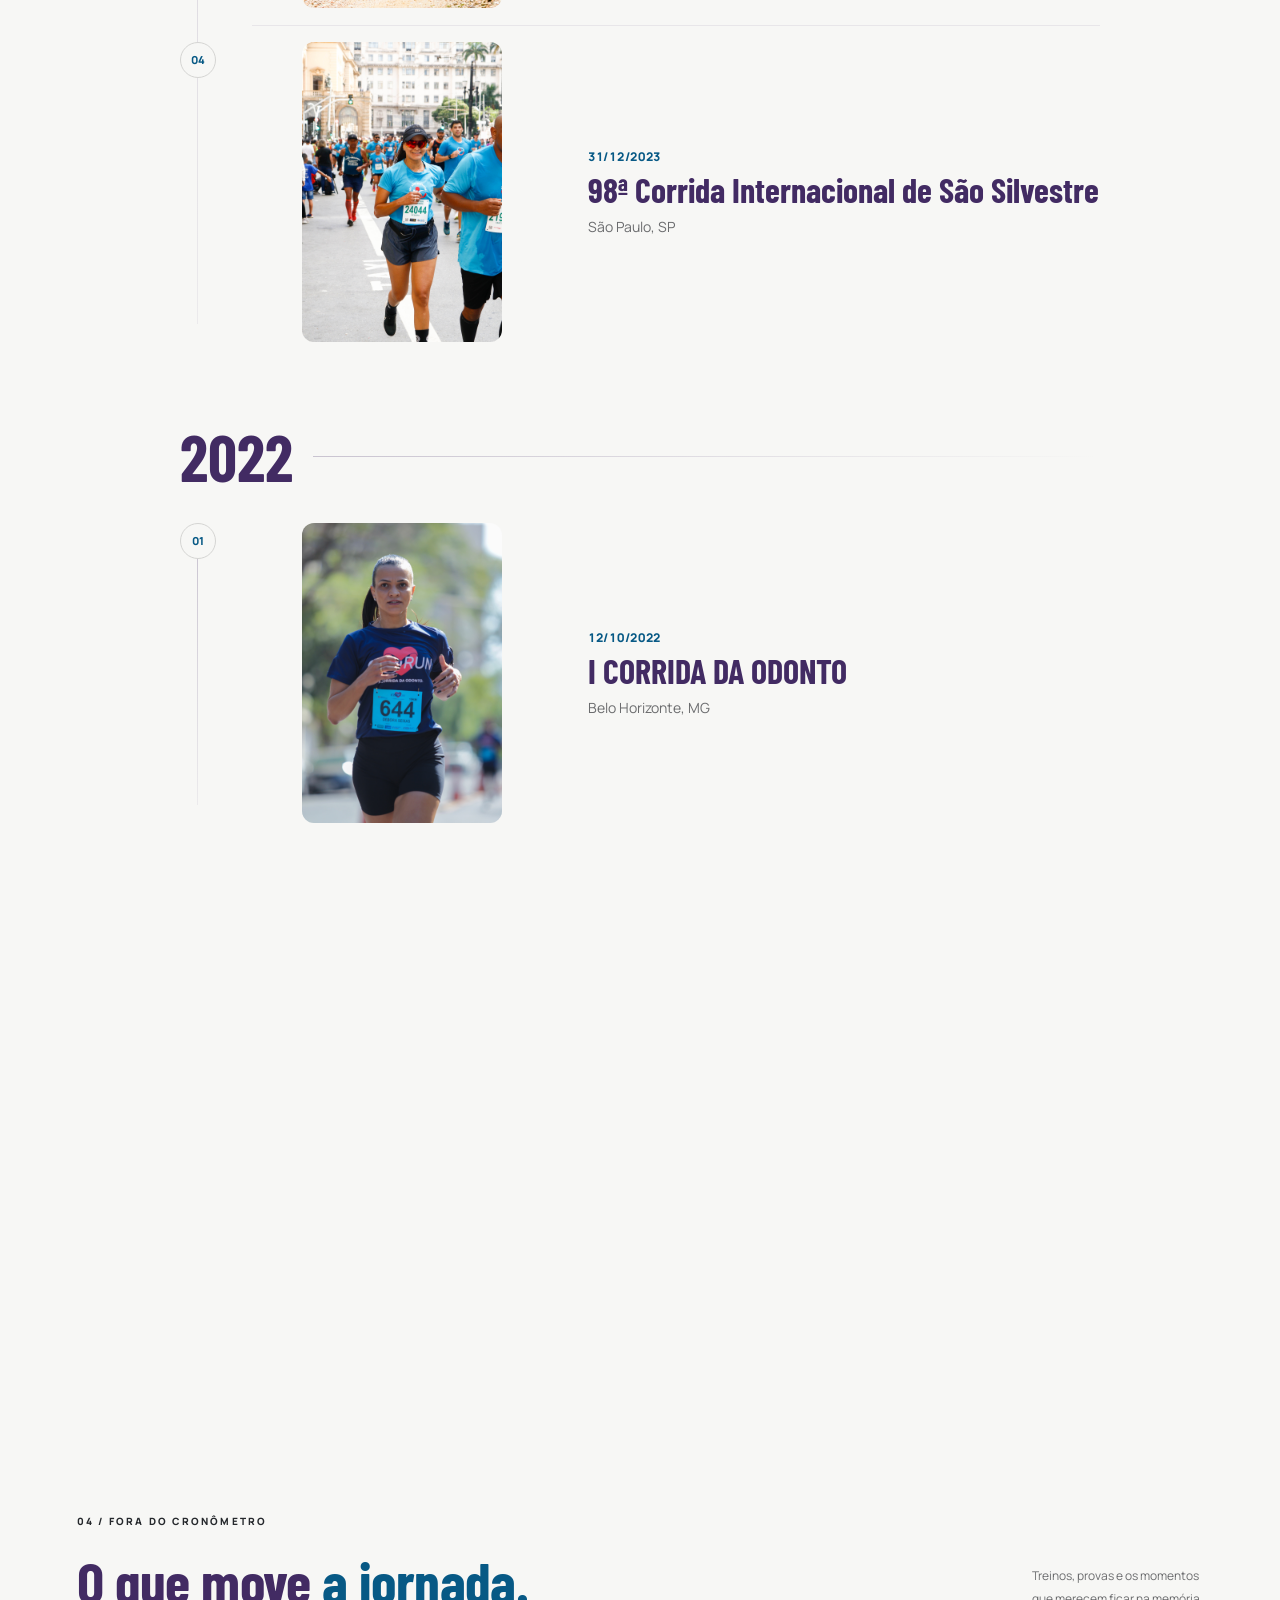
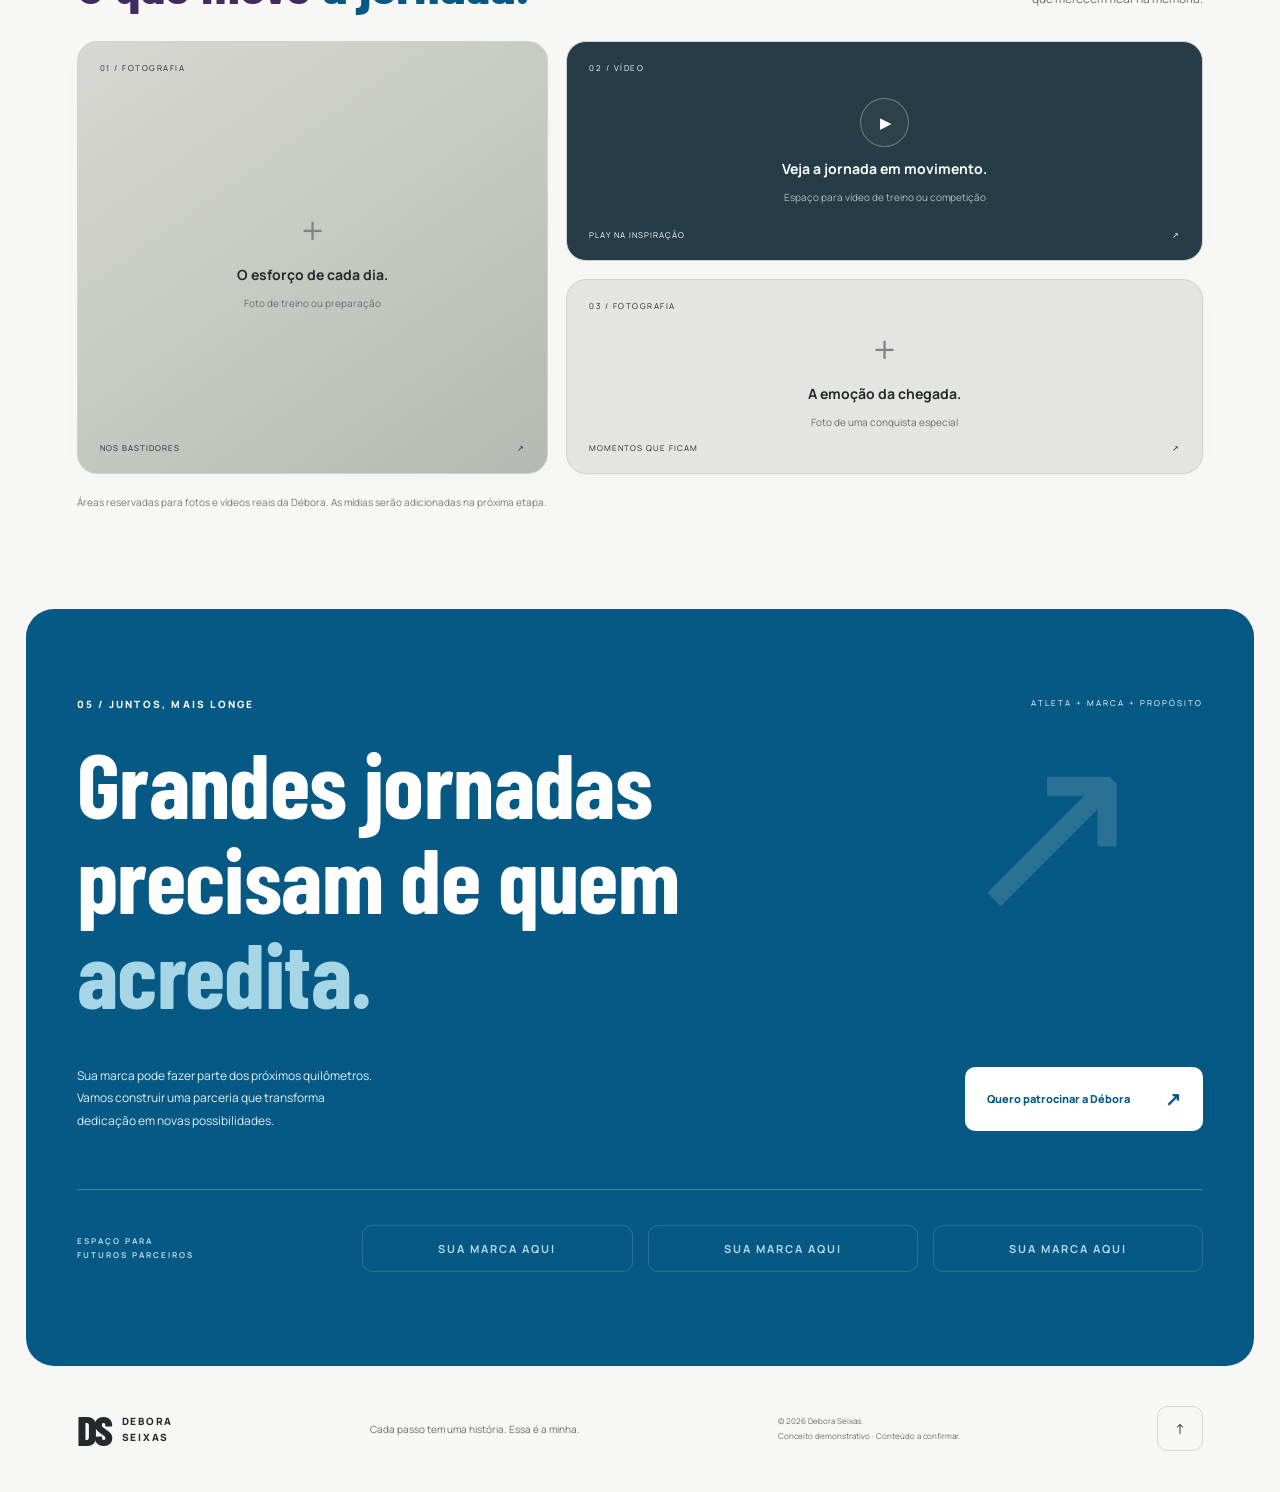
<file: debora.html>
<!DOCTYPE html>
<html lang="pt-BR">

<head>
    <meta charset="UTF-8">
    <meta name="viewport" content="width=device-width, initial-scale=1">
    <meta name="description" content="Conheça a trajetória de Debora Seixas no asfalto e nas trilhas, veja fotos e resultados das provas e acompanhe os próximos desafios.">
    <title>Debora Seixas — Cada passo, um propósito</title>
    <link rel="preconnect" href="https://fonts.googleapis.com">
    <link rel="preconnect" href="https://fonts.gstatic.com" crossorigin>
    <link href="https://fonts.googleapis.com/css2?family=Barlow+Condensed:wght@500;600;700;800&family=Manrope:wght@400;500;600;700;800&display=swap" rel="stylesheet">
    <link rel="stylesheet" href="debora.css?v=abertura-dividida">
    <script src="debora.js?v=abertura-dividida" defer></script>
</head>

<body>
    <a class="skip" href="#conteudo">Pular para o conteúdo</a>
    <header class="header"><a class="brand" href="#inicio" aria-label="Debora Seixas, início">DS<span>DEBORA<br>SEIXAS</span><i></i></a><button class="menu-toggle" aria-expanded="false" aria-controls="navigation">Menu <span aria-hidden="true">☰</span></button>
        <nav id="navigation" aria-label="Navegação principal"><a href="#sobre">A atleta</a><a href="#trajetoria">Trajetória</a><a href="#agenda">Próxima corrida</a><a href="#galeria">Nos bastidores</a><a class="nav-cta" href="#patrocinio">Vamos juntos <span>↗</span></a></nav>
    </header>
    <main id="conteudo" tabindex="-1">
        <section class="hero" id="inicio">
            <div class="hero-lines" aria-hidden="true"></div>
            <div class="hero-copy">
                <p class="eyebrow"><span class="live-dot"></span> DÉBORA SEIXAS · ATLETA</p>
                <h1>CADA PASSO.<br>UM NOVO<br><span>PROPÓSITO.</span></h1>
                <p class="hero-description">A paixão coloca na largada.<br>A determinação leva além.</p>
                <div class="hero-actions"><a class="button primary" href="#trajetoria">Conheça minha jornada <span>↗</span></a><a class="text-link" href="#patrocinio">Seja parte dela <span>→</span></a></div>
                <div class="hero-bottom"><span>ESTRADA. FOCO. EVOLUÇÃO.</span><a href="#sobre" aria-label="Explorar a página">ROLE PARA EXPLORAR ↓</a></div>
            </div>
            <div class="hero-visual">
                <div class="photo-frame"><span class="frame-label">01 / A ATLETA</span>
                    <div class="photo-placeholder"><span class="photo-symbol" aria-hidden="true">↗</span><strong>A próxima grande<br>história começa aqui.</strong><span>SUA FOTO EM AÇÃO</span>
                        <p>Espaço para uma foto vertical<br>da Débora correndo.</p>
                    </div><span class="vertical-label">MOVIMENTO É O QUE NOS MOVE</span><span class="photo-caption">DEBORA SEIXAS <span>RUNNING / BRASIL</span></span>
                </div>
            </div>
        </section>
        <div class="hero-divider">
            <p>O melhor ainda está por vir.</p>
        </div>
        <div class="ticker" aria-hidden="true">
            <div>CORAGEM PARA COMEÇAR <span>✳</span> DISCIPLINA PARA CONTINUAR <span>✳</span> VONTADE DE IR ALÉM <span>✳</span> CORAGEM PARA COMEÇAR <span>✳</span> DISCIPLINA PARA CONTINUAR <span>✳</span></div>
        </div>
        <section id="sobre" class="section about reveal">
            <div>
                <p class="eyebrow">01 / QUEM ESTÁ NA PISTA</p>
                <h2 class="about-title">Muito além<br>da linha de <em>chegada.</em></h2>
            </div>
            <div class="about-copy">
                <p class="intro">Sou Debora Seixas.<br>Meu caminho é feito de movimento.</p>
                <p>Este é o espaço para contar a história da atleta: como a corrida entrou na sua vida, o que a motiva a treinar e quais sonhos quer alcançar no esporte.</p>
                <p class="editor-note">Texto de apresentação ilustrativo — vamos personalizar com a história real da Débora.</p><a class="text-link" href="#trajetoria">Explore essa trajetória <span>↘</span></a></div>
        </section>
        <section id="trajetoria" class="section journey">
            <div class="section-heading">
                <div>
                    <p class="eyebrow">02 / CADA CORRIDA CONTA</p>
                    <h2 class="trajectory-title">Uma história em <em>quilômetros.</em></h2>
                </div>
            </div>
            <div class="race-timeline">
                <div class="timeline-year">
                    <h3 id="trilha-2026">2026</h3>
                    <ol start="19" role="list">
                        <li class="timeline-entry">
                            <span class="timeline-number" aria-hidden="true">19</span>
                            <!-- Foto do marco 19. Coloque o arquivo na pasta deste HTML e atualize o src abaixo. -->
                            <div class="race-photo"><img src="supermercado_bh2025.jpg" alt="Foto da Corrida Supermercados BH" width="3744" height="2496" loading="lazy"></div>
                            <div class="timeline-copy">
                                <time datetime="2026-03-29">29/03/2026</time>
                                <h4>Corrida Supermercados BH 2026</h4>
                                <p>Belo Horizonte, MG</p>
                            </div>
                        </li>
                        <li class="timeline-entry timeline-entry--podium">
                            <span class="timeline-number" aria-hidden="true">20</span>
                            <!-- Foto do marco 20. Coloque o arquivo na pasta deste HTML e atualize o src abaixo. -->
                            <div class="race-photo"><img src="santanariacho_2026.jpg" alt="Foto do Circuito de Corridas de Santana do Riacho" width="4000" height="6000" loading="lazy"></div>
                            <div class="timeline-copy">
                                <time datetime="2026-04-26">26/04/2026</time>
                                <h4>Circuito de Corridas de Santana do Riacho</h4>
                                <p>Santana do Riacho, MG</p>
                                <p class="timeline-result"><span aria-hidden="true">🏆</span> 01º lugar</p>
                            </div>
                        </li>
                        <li class="timeline-entry">
                            <span class="timeline-number" aria-hidden="true">21</span>
                            <!-- Foto do marco 21. Coloque o arquivo na pasta deste HTML e atualize o src abaixo. -->
                            <div class="race-photo"><img src="maratonaoficial_17_5.jpg" alt="Foto da Maratona Oficial de Belo Horizonte" width="2976" height="1984" loading="lazy"></div>
                            <div class="timeline-copy">
                                <time datetime="2026-05-17">17/05/2026</time>
                                <h4>Maratona Oficial de Belo Horizonte</h4>
                                <p>42 km · Belo Horizonte, MG</p>
                            </div>
                        </li>
                        <li class="timeline-entry">
                            <span class="timeline-number" aria-hidden="true">22</span>
                            <!-- Foto do marco 22. Coloque o arquivo na pasta deste HTML e atualize o src abaixo. -->
                            <div class="race-photo"><img src="casabranca_2026.jpg" alt="Foto da Brou Trail Casa Branca 2026" width="2656" height="3984" loading="lazy"></div>
                            <div class="timeline-copy">
                                <time datetime="2026-07-18">18/07/2026</time>
                                <h4>Brou Trail Casa Branca 2026</h4>
                                <p>Brumadinho, MG</p>
                            </div>
                        </li>
                        <li class="timeline-entry timeline-entry--podium">
                            <span class="timeline-number" aria-hidden="true">23</span>
                            <!-- Foto do marco 23. Atualize o src abaixo para trocar a imagem. -->
                            <div class="race-photo"><img src="aguaclara2026.jpg" alt="Foto da XTERRA Mina de Águas Claras 2026" width="3500" height="2337" loading="lazy"></div>
                            <div class="timeline-copy">
                                <time datetime="2026-07-25">25/07/2026</time>
                                <h4>XTERRA Mina de Águas Claras 2026</h4>
                                <p>Nova Lima, MG</p>
                                <p class="timeline-result"><span aria-hidden="true">🏆</span> 4º lugar</p>
                            </div>
                        </li>
                    </ol>
                </div>
                <div class="timeline-year">
                    <h3 id="trilha-2025">2025</h3>
                    <ol start="7" role="list">
                        <li class="timeline-entry">
                            <span class="timeline-number" aria-hidden="true">07</span>
                            <!-- Foto do marco 07. Coloque o arquivo na pasta deste HTML e atualize o src abaixo. -->
                            <div class="race-photo"><img src="smile_run.jpg" alt="Foto da Smile Run" width="3448" height="4592" loading="lazy"></div>
                            <div class="timeline-copy">
                                <time datetime="2025-04-06">06/04/2025</time>
                                <h4>SMILE RUN</h4>
                                <p>Belo Horizonte, MG</p>
                            </div>
                        </li>
                        <li class="timeline-entry timeline-entry--podium">
                            <span class="timeline-number" aria-hidden="true">08</span>
                            <!-- Foto do marco 08. Coloque o arquivo na pasta deste HTML e atualize o src abaixo. -->
                            <div class="race-photo"><img src="iron_runner.jpg" alt="Foto da Iron Runner Brasil 2025" width="2000" height="3000" loading="lazy"></div>
                            <div class="timeline-copy">
                                <time datetime="2025-05-18">18/05/2025</time>
                                <h4>IRON RUNNER BRASIL 2025</h4>
                                <p>Mariana, MG</p>
                                <p class="timeline-result"><span aria-hidden="true">🏆</span> 03º lugar</p>
                            </div>
                        </li>
                        <li class="timeline-entry">
                            <span class="timeline-number" aria-hidden="true">09</span>
                            <!-- Foto do marco 09. Coloque o arquivo na pasta deste HTML e atualize o src abaixo. -->
                            <div class="race-photo"><img src="meia_maratonainternacional.jpg" alt="Foto da 16ª Meia Maratona Internacional de BH" width="2456" height="3696" loading="lazy"></div>
                            <div class="timeline-copy">
                                <time datetime="2025-06-01">01/06/2025</time>
                                <h4>16ª MEIA MARATONA INTERNACIONAL DE BH - 2025</h4>
                                <p>Belo Horizonte, MG</p>
                            </div>
                        </li>
                        <li class="timeline-entry timeline-entry--podium">
                            <span class="timeline-number" aria-hidden="true">10</span>
                            <!-- Foto do marco 10. Coloque o arquivo na pasta deste HTML e atualize o src abaixo. -->
                            <div class="race-photo"><img src="trail_kids.jpg" alt="Foto do Desafio Brou Nova Lima 2025" width="2656" height="3984" loading="lazy"></div>
                            <div class="timeline-copy">
                                <time datetime="2025-06-07">07/06/2025</time>
                                <h4>TRAIL/KIDS Desafio Brou Nova Lima - 2025</h4>
                                <p>Nova Lima, MG</p>
                                <p class="timeline-result"><span aria-hidden="true">🏆</span> 4º lugar</p>
                            </div>
                        </li>
                        <li class="timeline-entry timeline-entry--podium">
                            <span class="timeline-number" aria-hidden="true">11</span>
                            <!-- Foto do marco 11. Coloque o arquivo na pasta deste HTML e atualize o src abaixo. -->
                            <div class="race-photo"><img src="trail_brumadinho.jpg" alt="Foto do Trail Run Brumadinho" width="1600" height="2400" loading="lazy"></div>
                            <div class="timeline-copy">
                                <time datetime="2025-07-19">19/07/2025</time>
                                <h4>TRAIL RUN Brumadinho</h4>
                                <p>Brumadinho, MG</p>
                                <p class="timeline-result"><span aria-hidden="true">🏆</span> 03º lugar</p>
                            </div>
                        </li>
                        <li class="timeline-entry">
                            <span class="timeline-number" aria-hidden="true">12</span>
                            <!-- Foto do marco 12. Coloque o arquivo na pasta deste HTML e atualize o src abaixo. -->
                            <div class="race-photo"><img src="trail_brumadinho_1.jpg" alt="Corredora durante a prova" width="2400" height="1604" loading="lazy"></div>
                            <div class="timeline-copy">
                                <time datetime="2025-08-02">02/08/2025</time>
                                <h4>DESAFIO BROU TRAIL RUN - Mariana, 2025</h4>
                                <p>Mariana, MG</p>
                            </div>
                        </li>
                        <li class="timeline-entry">
                            <span class="timeline-number" aria-hidden="true">13</span>
                            <!-- Foto do marco 13. Coloque o arquivo na pasta deste HTML e atualize o src abaixo. -->
                            <div class="race-photo"><img src="corrida_ponte.jpg" alt="Foto do Desafio da Ponte 2025" width="2333" height="3500" loading="lazy"></div>
                            <div class="timeline-copy">
                                <time datetime="2025-08-03">03/08/2025</time>
                                <h4>Desafio da Ponte 2025</h4>
                                <p>Rio de Janeiro, RJ</p>
                            </div>
                        </li>
                        <li class="timeline-entry timeline-entry--podium">
                            <span class="timeline-number" aria-hidden="true">14</span>
                            <!-- Foto do marco 14. Coloque o arquivo na pasta deste HTML e atualize o src abaixo. -->
                            <div class="race-photo"><img src="bop_games.jpg" alt="Foto da Bop Games Run 2025" width="3984" height="2656" loading="lazy"></div>
                            <div class="timeline-copy">
                                <time datetime="2025-09-14">14/09/2025</time>
                                <h4>Bop Games Run 2025 - Etapa Belo Horizonte</h4>
                                <p>Belo Horizonte, MG</p>
                                <p class="timeline-result"><span aria-hidden="true">🏆</span> 03º lugar</p>
                            </div>
                        </li>
                        <li class="timeline-entry timeline-entry--podium">
                            <span class="timeline-number" aria-hidden="true">15</span>
                            <!-- Foto do marco 15. Coloque o arquivo na pasta deste HTML e atualize o src abaixo. -->
                            <div class="race-photo"><img src="festival_mountain_2lugar.jpg" alt="Foto do Festival Mountain Bike &amp; Trail Run Nova Lima 2025" width="3840" height="2560" loading="lazy"></div>
                            <div class="timeline-copy">
                                <time datetime="2025-09-21">21/09/2025</time>
                                <h4>Festival Mountain Bike &amp; Trail Run Nova Lima 2025</h4>
                                <p>Nova Lima, MG</p>
                                <p class="timeline-result"><span aria-hidden="true">🏆</span> 02º lugar</p>
                            </div>
                        </li>
                        <li class="timeline-entry timeline-entry--podium">
                            <span class="timeline-number" aria-hidden="true">16</span>
                            <!-- Foto do marco 16. Coloque o arquivo na pasta deste HTML e atualize o src abaixo. -->
                            <div class="race-photo"><img src="traill_itabirito.jpg" alt="Foto do Trail + Kids Desafio Brou Itabirito 2025" width="2400" height="1600" loading="lazy"></div>
                            <div class="timeline-copy">
                                <time datetime="2025-10-25">25/10/2025</time>
                                <h4>Trail + Kids Desafio Brou Itabirito 2025</h4>
                                <p>Itabirito, MG</p>
                                <p class="timeline-result"><span aria-hidden="true">🏆</span> 03º lugar</p>
                            </div>
                        </li>
                        <li class="timeline-entry timeline-entry--podium">
                            <span class="timeline-number" aria-hidden="true">17</span>
                            <!-- Foto do marco 17. Coloque o arquivo na pasta deste HTML e atualize o src abaixo. -->
                            <div class="race-photo"><img src="espinhaco_2025.jpg" alt="Foto da Super Brou Espinhaço Trail Run 2025" width="4528" height="3016" loading="lazy"></div>
                            <div class="timeline-copy">
                                <time datetime="2025-11-15">15/11/2025</time>
                                <h4>Super Brou Espinhaço Trail Run 2025</h4>
                                <p>Conceição do Mato Dentro, MG</p>
                                <p class="timeline-result"><span aria-hidden="true">🏆</span> 03º lugar</p>
                            </div>
                        </li>
                        <li class="timeline-entry">
                            <span class="timeline-number" aria-hidden="true">18</span>
                            <!-- Foto do marco 18. Coloque o arquivo na pasta deste HTML e atualize o src abaixo. -->
                            <div class="race-photo"><img src="saosilvestre2025.jpg" alt="Foto da 100ª Corrida Internacional de São Silvestre" width="1984" height="2976" loading="lazy"></div>
                            <div class="timeline-copy">
                                <time datetime="2025-12-31">31/12/2025</time>
                                <h4>100ª Corrida Internacional de São Silvestre</h4>
                                <p>São Paulo, SP</p>
                            </div>
                        </li>
                    </ol>
                </div>
                <div class="timeline-year">
                    <h3 id="trilha-2024">2024</h3>
                    <ol start="5" role="list">
                        <li class="timeline-entry">
                            <span class="timeline-number" aria-hidden="true">05</span>
                            <!-- Foto do marco 05. Coloque o arquivo na pasta deste HTML e atualize o src abaixo. -->
                            <div class="race-photo"><img src="trailrun_2024.jpg" alt="Foto do Trail Desafio Brou Mariana 2024" width="3000" height="2000" loading="lazy"></div>
                            <div class="timeline-copy">
                                <time datetime="2024-08-03">03/08/2024</time>
                                <h4>Trail Desafio Brou Mariana 2024</h4>
                                <p>Mariana, MG</p>
                            </div>
                        </li>
                        <li class="timeline-entry">
                            <span class="timeline-number" aria-hidden="true">06</span>
                            <!-- Foto do marco 06. Coloque o arquivo na pasta deste HTML e atualize o src abaixo. -->
                            <div class="race-photo"><img src="minas_race.jpg" alt="Foto da Minas Race Trail Run" width="2000" height="3000" loading="lazy"></div>
                            <div class="timeline-copy">
                                <time datetime="2024-12-15">15/12/2024</time>
                                <h4>MINAS RACE TRAIL RUN</h4>
                                <p>Lagoa Santa, MG</p>
                            </div>
                        </li>
                    </ol>
                </div>
                <div class="timeline-year">
                    <h3 id="trilha-2023">2023</h3>
                    <ol start="2" role="list">
                        <li class="timeline-entry">
                            <span class="timeline-number" aria-hidden="true">02</span>
                            <!-- Foto do marco 02. Coloque o arquivo na pasta deste HTML e atualize o src abaixo. -->
                            <div class="race-photo"><img src="frame_run.jpg" alt="Foto da FRAME RUN 2023" width="2000" height="3000" loading="lazy"></div>
                            <div class="timeline-copy">
                                <time datetime="2023-09-03">03/09/2023</time>
                                <h4>FRAME RUN 2023</h4>
                                <p>Belo Horizonte, MG</p>
                            </div>
                        </li>
                        <li class="timeline-entry">
                            <span class="timeline-number" aria-hidden="true">03</span>
                            <!-- Foto do marco 03. Coloque o arquivo na pasta deste HTML e atualize o src abaixo. -->
                            <div class="race-photo"><img src="trail_run.jpg" alt="Foto da Super Brou Espinhaço 2023" width="2667" height="4000" loading="lazy"></div>
                            <div class="timeline-copy">
                                <time datetime="2023-11-04">04/11/2023</time>
                                <h4>Super Brou Espinhaço 2023 - TRAIL RUN</h4>
                                <p>Conceição do Mato Dentro, MG</p>
                            </div>
                        </li>
                        <li class="timeline-entry">
                            <span class="timeline-number" aria-hidden="true">04</span>
                            <!-- Foto do marco 04. Coloque o arquivo na pasta deste HTML e atualize o src abaixo. -->
                            <div class="race-photo"><img src="sao_silvestre.jpg" alt="Foto da 98ª Corrida Internacional de São Silvestre" width="2000" height="3000" loading="lazy"></div>
                            <div class="timeline-copy">
                                <time datetime="2023-12-31">31/12/2023</time>
                                <h4>98ª Corrida Internacional de São Silvestre</h4>
                                <p>São Paulo, SP</p>
                            </div>
                        </li>
                    </ol>
                </div>
                <div class="timeline-year">
                    <h3 id="trilha-2022">2022</h3>
                    <ol start="1" role="list">
                        <li class="timeline-entry">
                            <span class="timeline-number" aria-hidden="true">01</span>
                            <!-- Foto da Primeira Largada (01): coloque o arquivo na mesma pasta deste HTML e atualize o atributo src abaixo com o nome da foto. -->
                            <div class="race-photo"><img src="corrida_cro.jpg" alt="Foto da I Corrida da Odonto" width="2000" height="3000" loading="lazy"></div>
                            <div class="timeline-copy">
                                <time datetime="2022-10-12">12/10/2022</time>
                                <h4>I CORRIDA DA ODONTO</h4>
                                <p>Belo Horizonte, MG</p>
                            </div>
                        </li>
                    </ol>
                </div>
            </div>
        </section>
        <section id="agenda" class="next-race section reveal">
            <div>
                <p class="eyebrow"><span class="live-dot"></span> 03 / NO HORIZONTE</p>
                <h2 class="next-race-title">O próximo desafio<br>já tem <em>lugar aqui.</em></h2>
                <p>Uma nova largada. A mesma vontade de ir além.<br>Acompanhe a preparação para a próxima corrida profissional.</p><a class="button primary" href="#patrocinio">Apoie essa próxima conquista <span>↗</span></a></div>
            <div class="race-ticket">
                <div class="ticket-top"><span>PRÓXIMA PROVA</span><span>↗</span></div>
                <h3>O próximo<br>grande desafio</h3>
                <div class="ticket-info">
                    <div><span>LOCAL</span><strong>A confirmar</strong></div>
                    <div><span>DISTÂNCIA</span><strong>A confirmar</strong></div>
                    <div><span>DATA</span><strong>Em breve</strong></div>
                </div>
                <div class="ticket-bottom"><span class="barcode" aria-hidden="true"></span><span>ESPAÇO RESERVADO<br>PARA A PROVA OFICIAL</span></div>
            </div>
        </section>
        <section id="galeria" class="section gallery reveal">
            <div class="section-heading">
                <div>
                    <p class="eyebrow">04 / FORA DO CRONÔMETRO</p>
                    <h2 class="gallery-title">O que move <em>a jornada.</em></h2>
                </div>
                <p>Treinos, provas e os momentos<br>que merecem ficar na memória.</p>
            </div>
            <div class="gallery-grid">
                <div class="media-placeholder tall"><span class="media-index">01 / FOTOGRAFIA</span><span class="placeholder-center">＋<strong>O esforço de cada dia.</strong><small>Foto de treino ou preparação</small></span><span class="media-caption">NOS BASTIDORES <span>↗</span></span>
                </div><button class="media-placeholder video" id="video-open" aria-haspopup="dialog"><span class="media-index">02 / VÍDEO</span><span class="placeholder-center"><span class="play">▶</span><strong>Veja a jornada em movimento.</strong><small>Espaço para vídeo de treino ou competição</small></span><span class="media-caption">PLAY NA INSPIRAÇÃO <span>↗</span></span></button>
                <div class="media-placeholder finish"><span class="media-index">03 / FOTOGRAFIA</span><span class="placeholder-center">＋<strong>A emoção da chegada.</strong><small>Foto de uma conquista especial</small></span><span class="media-caption">MOMENTOS QUE FICAM <span>↗</span></span>
                </div>
            </div>
            <p class="editor-note">Áreas reservadas para fotos e vídeos reais da Débora. As mídias serão adicionadas na próxima etapa.</p>
        </section>
        <section id="patrocinio" class="sponsorship section reveal">
            <div class="sponsor-top">
                <p class="eyebrow">05 / JUNTOS, MAIS LONGE</p><span>ATLETA + MARCA + PROPÓSITO</span></div>
            <h2>Grandes jornadas<br>precisam de quem<br><em>acredita.</em> <span class="big-arrow" aria-hidden="true">↗</span></h2>
            <div class="sponsor-bottom">
                <p>Sua marca pode fazer parte dos próximos quilômetros.<br>Vamos construir uma parceria que transforma<br>dedicação em novas possibilidades.</p><button class="button light" id="contact-open" aria-haspopup="dialog">Quero patrocinar a Débora <span>↗</span></button></div>
            <div class="partner-spaces"><span>ESPAÇO PARA<br>FUTUROS PARCEIROS</span><span>SUA MARCA AQUI</span><span>SUA MARCA AQUI</span><span>SUA MARCA AQUI</span></div>
        </section>
    </main>
    <footer><a class="brand" href="#inicio">DS<span>DEBORA<br>SEIXAS</span></a>
        <p>Cada passo tem uma história. Essa é a minha.</p><span>© <span id="year">2026</span> Debora Seixas.<br>Conceito demonstrativo · Conteúdo a confirmar.</span><a href="#inicio" class="back-top" aria-label="Voltar ao início">↑</a></footer>
    <dialog id="media-dialog" aria-labelledby="media-title"><button class="close-dialog" aria-label="Fechar">×</button>
        <p class="eyebrow">VÍDEOS DA DÉBORA</p>
        <h2 id="media-title">Uma janela para<br>a preparação.</h2>
        <div class="dialog-placeholder">▶
            <p>Seu vídeo vai aparecer aqui.</p>
        </div>
        <p>Podemos inserir um vídeo próprio ou incorporar um vídeo do YouTube nesta área.</p>
    </dialog>
    <dialog id="contact-dialog" aria-labelledby="contact-title"><button class="close-dialog" aria-label="Fechar">×</button>
        <p class="eyebrow">VAMOS JUNTOS</p>
        <h2 id="contact-title">O próximo passo<br>é uma conversa.</h2>
        <p>Aqui vamos conectar o contato comercial da Débora para receber propostas de patrocínio.</p>
        <div class="contact-placeholder">Contato comercial a definir</div>
        <p class="editor-note">No site final, este botão pode abrir o WhatsApp ou o e-mail da atleta.</p>
    </dialog>
</body>

</html>
</file>
<file: debora.css>
:root{--blue:#075985;--navy:#25282c;--gray:#e6e6e5;--muted:#6b6c6e;--line:#d5d5d3}*{box-sizing:border-box}html{scroll-behavior:smooth;scroll-padding-top:85px}body{margin:0;background:#f7f7f5;color:var(--navy);font-family:Manrope,Arial,sans-serif;font-size:14px}a{color:inherit;text-decoration:none}button{font:inherit;cursor:pointer}button,a{-webkit-tap-highlight-color:transparent}button:focus-visible,a:focus-visible{outline:3px solid #38a0c4;outline-offset:6px}button{color:inherit}::selection{background:var(--blue);color:white}.header{height:94px;padding:0 6%;display:flex;align-items:center;justify-content:space-between;border-bottom:1px solid var(--line);background:#f7f7f5ef;position:relative;z-index:10}.brand{display:flex;align-items:center;font-family:'Barlow Condensed',Impact,sans-serif;font-size:42px;font-weight:800;letter-spacing:-3px;gap:12px}.brand>span{font-family:Manrope,sans-serif;font-size:10px;letter-spacing:1.7px;line-height:1.6;font-weight:800}.brand i{height:29px;width:4px;background:var(--blue);transform:skew(-15deg);margin-left:5px}nav{display:flex;gap:32px;align-items:center;font-size:12px;font-weight:700}nav a:hover{color:var(--blue)}.nav-cta{padding:13px 20px;border:1px solid var(--navy);display:flex;gap:30px}.menu-toggle{display:none}.hero{min-height:680px;display:grid;grid-template-columns:1.05fr 1fr;padding:66px 6% 35px;gap:5%;position:relative;overflow:hidden}.eyebrow{font-size:10px;letter-spacing:2.2px;font-weight:800;display:flex;align-items:center;gap:10px;margin:0 0 24px}.live-dot{display:inline-block;flex-shrink:0;width:7px;height:7px;background:var(--blue);border-radius:50%;box-shadow:0 0 0 5px #07598510}h1,h2,h3{font-family:'Barlow Condensed',Impact,sans-serif;margin:0;font-weight:700}h1{font-size:clamp(76px,8.1vw,128px);line-height:.9;letter-spacing:-1.7px}.hero h1,.about-title,.trajectory-title,.next-race-title,.gallery-title{color:#422b63}h1>span{color:var(--blue)}.hero-description{font-size:16px;line-height:1.8;color:var(--muted);margin:25px 0}.hero-actions{display:flex;gap:27px;align-items:center;flex-wrap:wrap}.button{border:0;display:inline-flex;align-items:center;justify-content:space-between;gap:35px;padding:19px 22px;font-size:11px;font-weight:800;transition:transform .2s,background .2s}.button:hover{transform:translateY(-3px)}.primary{background:var(--blue);color:white}.primary:hover{background:#06466a}.button span{font-size:19px}.text-link{display:inline-flex;gap:20px;align-items:center;font-size:11px;font-weight:800}.text-link:hover{color:var(--blue)}.hero-bottom{display:flex;justify-content:space-between;font-size:8px;letter-spacing:1.4px;color:var(--muted);margin-top:55px}.hero-visual{position:relative;padding:0 0 25px 12px}.photo-frame{height:100%;min-height:510px;position:relative;background:linear-gradient(135deg,#dededb,#aeafad);overflow:hidden}.photo-caption{position:absolute;bottom:23px;left:24px;right:24px;display:flex;justify-content:space-between;font-size:9px;font-weight:800;letter-spacing:1px;z-index:1}.photo-caption span{font-size:8px;font-weight:500}.ticker{background:var(--blue);color:white;padding:18px 0;overflow:hidden}.ticker>div{width:max-content;display:flex;gap:45px;align-items:center;font-size:11px;font-weight:800;letter-spacing:2px;animation:marquee 38s linear infinite}.ticker span{font-size:23px}.section{padding:88px 6%;scroll-margin-top:20px}h2{font-size:clamp(40px,4.5vw,66px);line-height:1.03;letter-spacing:-.6px}h2 em{font-style:normal;color:var(--blue)}.about{display:grid;grid-template-columns:1fr 1fr;gap:10%;border-bottom:1px solid var(--line)}.about-copy{max-width:440px;padding-top:24px}.about-copy .intro{font-size:21px;line-height:1.6;font-weight:700;color:var(--navy);margin-top:0}.about-copy p{color:var(--muted);line-height:1.9}.editor-note{font-size:10px!important;color:#777976!important;line-height:1.8}.about-copy .text-link{margin-top:15px}.section-heading{display:flex;justify-content:space-between;align-items:end;gap:30px;margin-bottom:30px}.section-heading>p{font-size:12px;color:var(--muted);line-height:1.9;margin-bottom:0}.next-race{background:#e5e5e2;display:grid;grid-template-columns:1.2fr 1fr;gap:12%;align-items:center}.next-race>div>p:not(.eyebrow){color:var(--muted);font-size:13px;line-height:1.9;margin:25px 0 30px}.race-ticket{background:#f7f7f5;padding:28px 30px;transform:rotate(2deg);box-shadow:0 15px 40px #25282c08;position:relative;border-top:4px solid var(--blue)}.ticket-top{display:flex;justify-content:space-between;font-size:9px;letter-spacing:2px;font-weight:800}.ticket-top>span:last-child{color:var(--blue);font-size:22px}.race-ticket h3{font-size:44px;margin:20px 0 27px;line-height:1}.ticket-info{display:flex;justify-content:space-between;gap:12px;border-bottom:1px dashed #c5c6c3;padding-bottom:25px}.ticket-info div>span{font-size:8px;color:var(--muted);display:block;letter-spacing:1px;margin-bottom:9px}.ticket-info strong{font-size:10px}.ticket-bottom{display:flex;justify-content:space-between;align-items:center;padding-top:22px;font-size:7px;line-height:1.8;letter-spacing:1px}.barcode{height:27px;width:90px;background:repeating-linear-gradient(90deg,var(--navy) 0,var(--navy) 2px,transparent 2px,transparent 5px,var(--navy) 5px,var(--navy) 6px,transparent 6px,transparent 9px)}.gallery-grid{display:grid;grid-template-columns:1fr 1.35fr;grid-template-rows:220px 195px;gap:18px}.media-placeholder{position:relative;background:#dedfdb;border:1px solid #d0d2cd;text-align:left;overflow:hidden;transition:background .25s}.tall{grid-row:span 2;background:linear-gradient(145deg,#d7d8d3,#b6b9b3)}.video{background:#263c46;color:white}.video:hover{background:#315362}.finish{background:#e4e4e0}.media-index{position:absolute;left:22px;top:20px;font-size:8px;letter-spacing:1.5px}.placeholder-center{position:absolute;top:50%;left:0;right:0;transform:translateY(-50%);display:flex;align-items:center;flex-direction:column;font-size:35px;color:#7b8587;gap:12px}.placeholder-center strong{font-size:14px;color:var(--navy)}.placeholder-center small{font-size:10px;color:var(--muted)}.video .placeholder-center strong{color:white}.video .placeholder-center small{color:#aabdc3}.play{display:grid;place-items:center;height:49px;width:49px;border:1px solid #ffffff50;border-radius:50%;color:white;font-size:15px;padding-left:3px}.media-caption{position:absolute;bottom:20px;left:22px;right:22px;display:flex;justify-content:space-between;font-size:8px;letter-spacing:1px}.gallery>.editor-note{margin-top:19px}.sponsorship{background:var(--blue);color:white;position:relative;overflow:hidden}.sponsor-top{display:flex;justify-content:space-between}.sponsor-top>span{font-size:8px;letter-spacing:2px}.sponsorship h2{font-size:clamp(60px,7.2vw,100px);position:relative}.sponsorship h2 em{color:#a6d5e5}.big-arrow{position:absolute;right:5%;top:-20px;font-family:Arial,sans-serif;font-weight:400;font-size:230px;color:#ffffff25}.sponsor-bottom{display:flex;align-items:center;justify-content:space-between;gap:25px;margin-top:33px}.sponsor-bottom p{font-size:12px;line-height:1.9;color:#e0eff3}.light{background:white;color:var(--blue)}.partner-spaces{display:grid;grid-template-columns:1fr 1fr 1fr 1fr;gap:15px;border-top:1px solid #ffffff40;margin-top:44px;padding-top:29px;align-items:center}.partner-spaces>span{font-size:11px;font-weight:700;letter-spacing:2px;color:#b6d8e3;text-align:center;padding:15px}.partner-spaces>span:first-child{text-align:left;font-size:8px;line-height:1.8;padding-left:0}footer{padding:38px 6%;display:flex;align-items:center;justify-content:space-between;gap:25px}footer p{font-size:10px;color:var(--muted)}footer>span{font-size:8px;line-height:1.8;color:var(--muted)}.back-top{border:1px solid var(--line);padding:12px 17px}.skip{position:fixed;top:-100px;left:15px;background:white;padding:15px;z-index:99}.skip:focus{top:10px}dialog{border:1px solid var(--line);padding:40px;max-width:540px;width:calc(100% - 36px);color:var(--navy);background:#f7f7f5}dialog::backdrop{background:#25282ca8;backdrop-filter:blur(5px)}dialog h2{font-size:45px}dialog>p:not(.eyebrow){color:var(--muted);line-height:1.9;font-size:13px}.close-dialog{position:absolute;top:12px;right:16px;background:transparent;border:0;font-size:28px}.dialog-placeholder{padding:35px;background:#dedfdb;text-align:center;margin-top:22px;font-size:35px;color:var(--blue)}.dialog-placeholder p{font-size:13px}.contact-placeholder{border:1px dashed #a1b6bb;padding:24px;margin:24px 0;text-align:center;font-size:13px}.js-ready .reveal{opacity:0;transform:translateY(24px);transition:opacity .7s,transform .7s}.js-ready .reveal.visible{opacity:1;transform:translateY(0)}@keyframes marquee{to{transform:translateX(-40%)}}@media(min-width:1500px){.header,.hero,.section,footer{padding-left:max(6%,calc((100vw - 1340px)/2));padding-right:max(6%,calc((100vw - 1340px)/2))}}@media(max-width:950px){nav{gap:18px;font-size:10px}.hero{gap:3%;min-height:620px}.photo-frame{min-height:480px}h1{font-size:86px}.hero-actions{gap:18px}.hero-bottom{font-size:7px;gap:12px}.section{padding:68px 6%}.next-race{gap:6%}.sponsor-bottom br{display:none}footer p{display:none}}@media(max-width:680px){.header{height:77px}.brand{font-size:35px}.brand>span{font-size:8px}.menu-toggle{display:flex;gap:12px;align-items:center;background:transparent;border:1px solid var(--line);padding:10px 12px;font-size:11px}nav{display:none;position:absolute;top:76px;left:0;right:0;background:#f7f7f5;padding:25px 6%;border-bottom:1px solid var(--line);align-items:stretch;gap:22px;font-size:13px}nav.open{display:flex;flex-direction:column}.hero{grid-template-columns:1fr;padding-top:42px;gap:30px}h1{font-size:clamp(76px,16vw,108px)}.hero-description{font-size:14px}.hero-bottom{margin-top:35px;font-size:7px}.hero-visual{padding:0 0 20px 12px}.photo-frame{min-height:400px}.section{padding:55px 6%}.about{grid-template-columns:1fr;gap:15px}.about-copy{padding-top:8px;max-width:100%}.section-heading{display:block}.section-heading>p{margin-top:18px}.next-race{grid-template-columns:1fr;gap:40px}.race-ticket{margin:0 5px}.gallery-grid{grid-template-columns:1fr;grid-template-rows:320px 240px 230px}.tall{grid-row:auto}.sponsor-top>span{display:none}.sponsorship h2{font-size:62px}.big-arrow{font-size:130px;top:65px;right:0}.sponsor-bottom{align-items:start;flex-direction:column}.partner-spaces{grid-template-columns:1fr 1fr;gap:10px}.partner-spaces>span{font-size:9px;min-height:45px}.partner-spaces>span:first-child{font-size:7px}footer{flex-wrap:wrap}footer>span{margin-left:auto}.back-top{display:none}dialog{padding:35px 24px}dialog h2{font-size:40px}}@media(prefers-reduced-motion:reduce){html{scroll-behavior:auto}*,*:before,*:after{animation:none!important;transition:none!important}.js-ready .reveal{opacity:1;transform:none}}

/* Acabamento: curvas discretas e sombras suaves. */
:root{--radius-small:10px;--radius-card:20px;--shadow-soft:0 14px 42px #25282c0a}
.header{background:#f7f7f5f5}
.button,.nav-cta,.menu-toggle,.back-top{border-radius:var(--radius-small)}
.nav-cta{border-color:#07598538;transition:background .2s,border-color .2s}
.nav-cta:hover{background:#07598508;border-color:var(--blue)}
.button{box-shadow:0 6px 18px #07598512}
.button:hover{box-shadow:0 10px 24px #07598520}
.photo-frame{border-radius:24px 24px 64px 24px;box-shadow:var(--shadow-soft)}

.hero-description{line-height:1.95}
.about-copy .intro{font-weight:600}
.race-ticket{border-radius:var(--radius-card);box-shadow:0 18px 45px #25282c0b;transform:rotate(1deg)}
.media-placeholder{border-radius:var(--radius-card);box-shadow:0 8px 28px #25282c04}
.play{background:#ffffff08}
.sponsorship{margin:0 2%;padding-left:4%;padding-right:4%;border-radius:28px}
.partner-spaces>span:not(:first-child){border:1px solid #ffffff24;border-radius:var(--radius-small)}
dialog{border-radius:22px;box-shadow:0 30px 100px #25282c25}
.dialog-placeholder,.contact-placeholder{border-radius:14px}
.close-dialog{border-radius:50%;width:36px;height:36px;display:grid;place-items:center;transition:background .2s}
.close-dialog:hover{background:var(--gray)}
@media(min-width:1500px){.sponsorship{padding-left:max(4%,calc((100vw - 1340px)/2 - 2vw));padding-right:max(4%,calc((100vw - 1340px)/2 - 2vw))}}
@media(max-width:680px){.photo-frame{border-radius:20px 20px 44px 20px}.sponsorship{margin:0 3%;padding-left:5%;padding-right:5%;border-radius:22px}.race-ticket{border-radius:18px}.media-placeholder{border-radius:16px}}

.journey .section-heading,
.race-timeline {
  max-width: 920px;
  margin: 0 auto;
}
.journey .section-heading {
  margin-bottom: clamp(28px, 5vw, 56px);
}
.timeline-year + .timeline-year {
  margin-top: clamp(42px, 7vw, 76px);
}
.timeline-year h3 {
  color: #422b63;
  font-size: clamp(42px, 6vw, 64px);
  display: flex;
  align-items: center;
  gap: 20px;
  margin-bottom: clamp(18px, 3vw, 28px);
}
.timeline-year h3::after {
  content: '';
  flex: 1;
  height: 1px;
  background: linear-gradient(to right, #422b6340, transparent);
}
.timeline-year ol {
  position: relative;
  display: grid;
  gap: clamp(20px, 3vw, 34px);
  list-style: none;
  margin: 0;
  padding: 0;
}
.timeline-year ol::before {
  content: '';
  position: absolute;
  inset: 18px auto 18px 17px;
  width: 1px;
  background: linear-gradient(#422b6340, #422b6310);
}
.timeline-entry {
  position: relative;
  display: grid;
  grid-template-columns: 36px minmax(160px, 300px) minmax(0, 1fr);
  align-items: center;
  gap: clamp(16px, 3.2vw, 36px);
}
.timeline-entry + .timeline-entry::before {
  content: '';
  position: absolute;
  top: calc(clamp(20px, 3vw, 34px) / -2);
  right: 0;
  left: calc(36px + clamp(16px, 3.2vw, 36px));
  border-top: 1px solid #422b6315;
}
.timeline-number {
  display: grid;
  place-items: center;
  align-self: start;
  width: 36px;
  height: 36px;
  border: 1px solid var(--line);
  border-radius: 50%;
  background: #f7f7f5;
  color: var(--blue);
  font-size: 11px;
  font-weight: 800;
}
.race-photo {
  position: relative;
  width: 100%;
  aspect-ratio: 1;
  padding: 0;
  overflow: hidden;
  border: 0;
  border-radius: 9px;
  background: transparent;
}
.race-photo img {
  position: absolute;
  inset: 0;
  display: block;
  width: auto;
  height: auto;
  max-width: 100%;
  max-height: 100%;
  margin: auto;
  border-radius: 12px;
}
.timeline-copy time {
  color: var(--blue);
  font-size: 12px;
  font-weight: 800;
  font-variant-numeric: tabular-nums;
  letter-spacing: .06em;
}
.timeline-copy h4 {
  margin: 6px 0 8px;
  color: #422b63;
  text-wrap: balance;
  font-family: 'Barlow Condensed', Impact, sans-serif;
  font-size: clamp(24px, 4vw, 34px);
  line-height: 1.1;
}
.timeline-copy p {
  margin: 0;
  color: var(--muted);
  line-height: 1.55;
}
.timeline-copy .timeline-result {
  margin-top: 8px;
  color: #422b63;
  font-weight: 800;
}
@media (max-width: 560px) {
  .timeline-entry {
    grid-template-columns: 36px minmax(0, 1fr);
    gap: 10px 12px;
  }
  .timeline-entry + .timeline-entry::before {
    left: 48px;
  }
  .timeline-copy {
    grid-column: 2;
  }
}

.timeline-entry--podium .timeline-number {
  border-color: #422b6340;
  color: #422b63;
}
.timeline-entry--podium .timeline-result {
  display: inline-flex;
  align-items: center;
  gap: 6px;
  padding: 4px 9px;
  border-radius: 999px;
  background: #e4d6f3;
  font-size: 12px;
}

.timeline-entry--podium .timeline-copy {
  padding: clamp(14px, 2vw, 22px);
  border: 1px solid #e5d7f1;
  border-left: 2px solid #9470bc;
  border-radius: 10px;
  background: linear-gradient(115deg, #f1e9f8, #f7f3f9);
}

.hero-copy,
.hero-visual {
  min-width: 0;
}
.photo-frame::before {
  content: '';
  position: absolute;
  top: -100px;
  right: 15%;
  width: 280px;
  height: 700px;
  border: 1px solid #ffffff60;
  transform: rotate(30deg);
}
.photo-frame::after {
  content: 'DS';
  position: absolute;
  right: -8px;
  bottom: 12px;
  color: #ffffff20;
  font: 800 340px/1 'Barlow Condensed', sans-serif;
  pointer-events: none;
}
.frame-label {
  position: absolute;
  top: 22px;
  left: 24px;
  font-size: 9px;
  letter-spacing: 2px;
}
.photo-placeholder {
  position: absolute;
  top: 26%;
  left: 12%;
  z-index: 1;
}
.photo-placeholder strong {
  display: block;
  margin-bottom: 28px;
  font: 600 clamp(32px, 3vw, 39px)/1.05 'Barlow Condensed', sans-serif;
}
.photo-symbol {
  display: block;
  margin-bottom: 22px;
  color: var(--blue);
  font-size: 70px;
  line-height: 1;
}
.photo-placeholder > span:not(.photo-symbol) {
  font-size: 9px;
  font-weight: 800;
  letter-spacing: 2px;
}
.photo-placeholder p {
  color: #585b5d;
  font-size: 11px;
  line-height: 1.8;
}
.vertical-label {
  position: absolute;
  top: 25%;
  right: 18px;
  font-size: 8px;
  letter-spacing: 2px;
  writing-mode: vertical-rl;
}
.hero-divider {
  padding: 0 6% 22px;
}
.hero-divider p {
  display: flex;
  align-items: center;
  gap: 14px;
  margin: 0 auto;
  max-width: 1340px;
  color: #422b63;
  font-size: 12px;
  font-weight: 700;
}
.hero-divider p::before,
.hero-divider p::after {
  content: '';
  flex: 1;
  border-top: 1px solid var(--line);
}
@media (max-width: 680px) {
  .hero {
    grid-template-columns: minmax(0, 1fr);
  }
  .hero h1 {
    font-size: clamp(46px, 15.5vw, 104px);
  }
  .hero-bottom {
    flex-wrap: wrap;
  }
  .photo-placeholder {
    top: 19%;
  }
}
@media (max-width: 380px) {
  .header {
    gap: 12px;
  }
  .hero-actions {
    gap: 16px;
  }
  .hero-actions .button,
  .sponsor-bottom .button {
    gap: 16px;
  }
}
</file>
